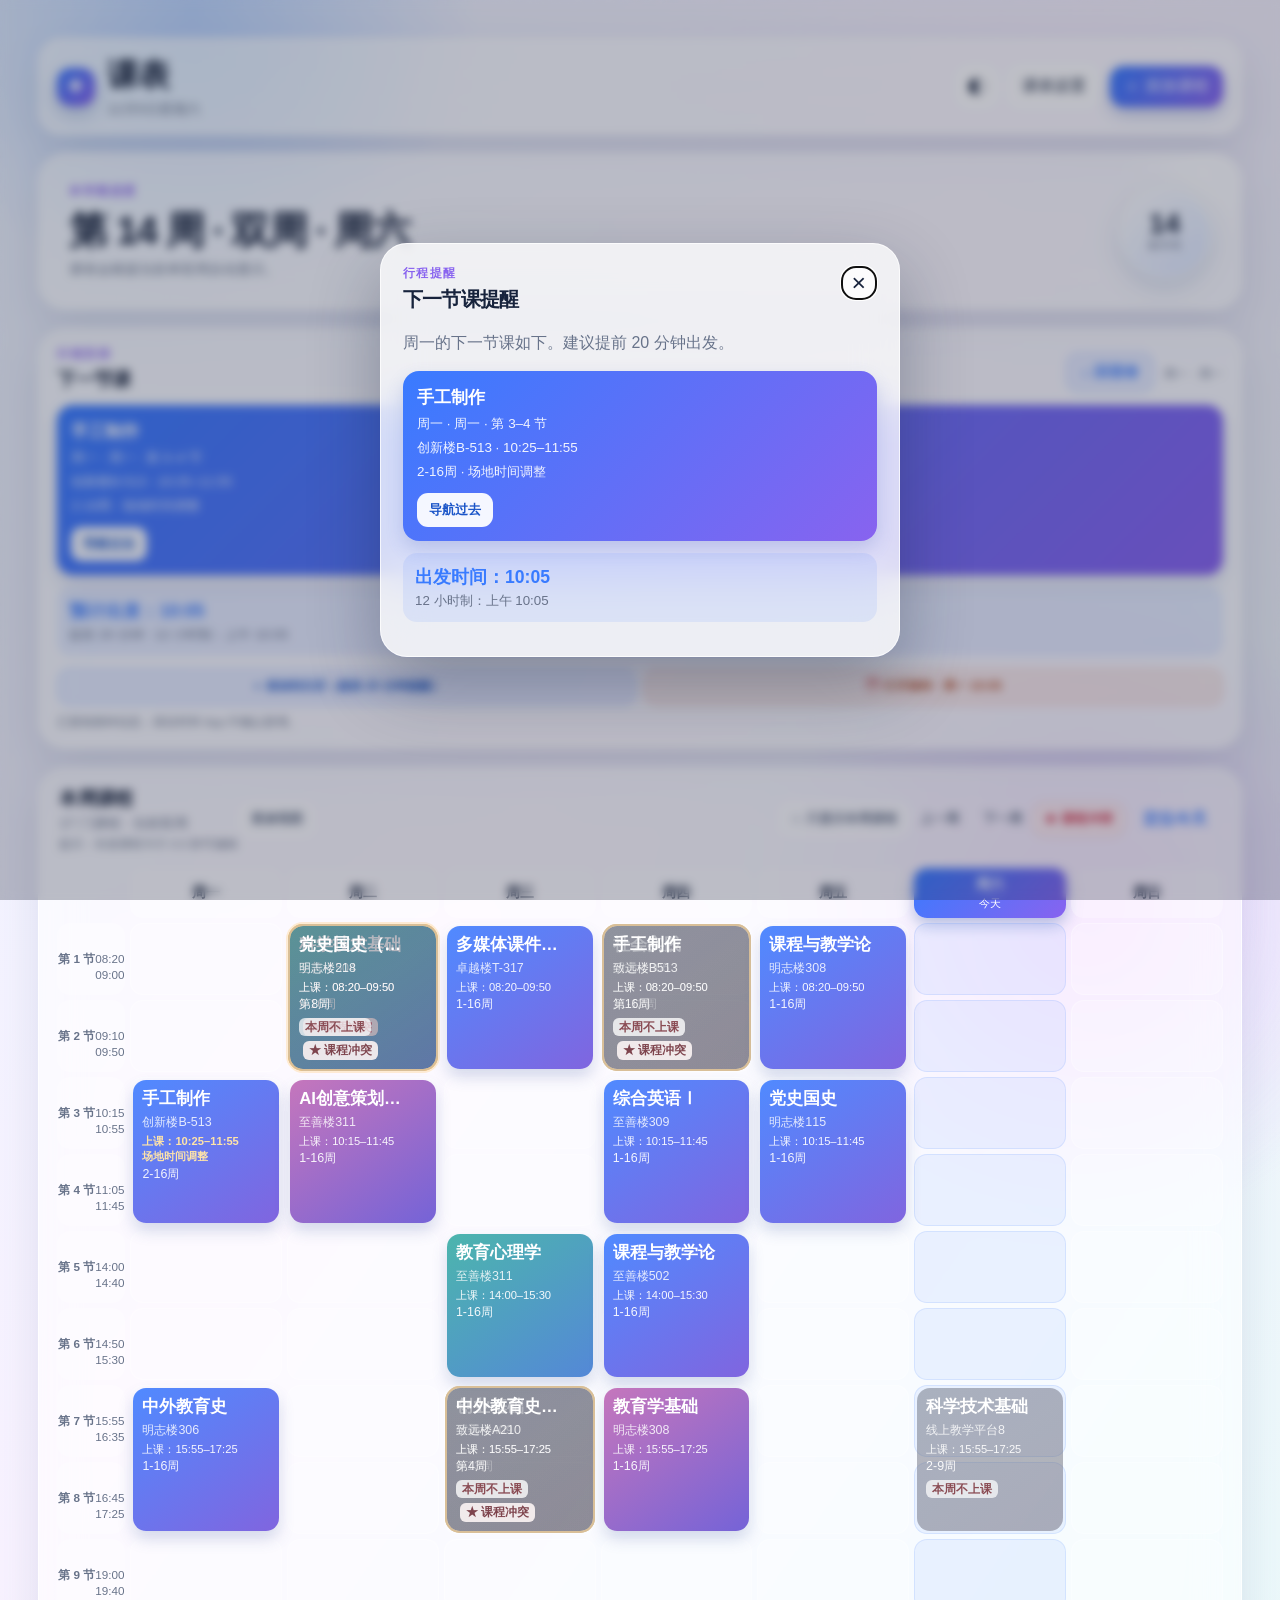
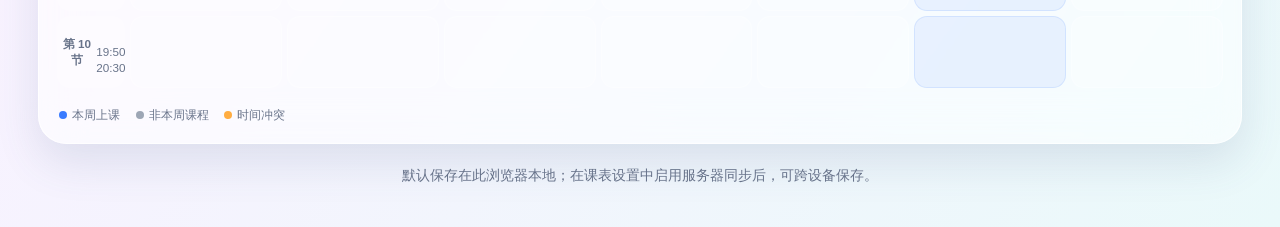
<file: index.html>
<!doctype html>
<html lang="zh-CN">
<head>
  <meta charset="utf-8">
  <meta name="viewport" content="width=device-width, initial-scale=1, viewport-fit=cover">
  <meta name="theme-color" content="#eef4ff">
  <meta name="apple-mobile-web-app-capable" content="yes">
  <meta name="apple-mobile-web-app-status-bar-style" content="default">
  <meta name="apple-mobile-web-app-title" content="课表">
  <meta name="mobile-web-app-capable" content="yes">
  <title>V课表</title>
  <link rel="manifest" href="manifest.json">
  <link rel="apple-touch-icon" href="icons/apple-touch-icon.png">
  <link rel="stylesheet" href="styles.css">
  <style>
    .course-name { font-size: 1.05rem; line-height: 1.28; }
    .course-place, .course-week { font-size: .78rem; line-height: 1.35; white-space: nowrap; overflow: hidden; text-overflow: ellipsis; }
    .course-week { margin-top: 2px; opacity: .92; }
    .course.inactive { opacity: 1; filter: saturate(.38); background: linear-gradient(145deg, rgba(97,113,150,.5), rgba(110,100,139,.5)); box-shadow: none; }
    .course-status { display: inline-block; margin-top: 5px; padding: 2px 6px; border-radius: 6px; background: rgba(255,255,255,.72); color: #d9364b; font-size: .74rem; font-weight: 800; line-height: 1.2; }
    .course-conflict-status { display: inline-block; margin: 5px 0 0 4px; padding: 2px 6px; border-radius: 6px; background: rgba(255, 235, 238, .94); color: #c72f46; font-size: .74rem; font-weight: 800; line-height: 1.2; }
    .backup-zone { margin-top: 20px; padding: 13px; border-radius: 15px; background: rgba(57, 123, 255, .08); font-size: .8rem; }
    .backup-zone p { margin: 0 0 9px; color: var(--blue); font-weight: 650; }
    .backup-zone div { display: flex; gap: 8px; flex-wrap: wrap; }
    .backup-zone small { display: block; margin-top: 9px; color: var(--muted); line-height: 1.4; }
    .modal { max-height: calc(100vh - 24px); overflow: auto; }
    .table-actions { display: flex; align-items: center; gap: 4px; }
    .week-only-btn { margin-left: auto; padding: 8px 12px; border-radius: 13px; color: var(--muted); background: rgba(255,255,255,.5); border: 1px solid var(--line); font-size: .84rem; font-weight: 700; }
    .week-only-btn::before { content: '○'; margin-right: 5px; font-size: 1rem; vertical-align: -1px; }
    .week-only-btn.is-active { color: #fff; background: linear-gradient(125deg, var(--blue), var(--violet)); box-shadow: 0 6px 13px rgba(86,111,190,.28); }
    .week-only-btn.is-active::before { content: '✓'; }
    .week-nav { display: flex; gap: 4px; }
    .week-nav-btn { padding: 8px 10px; border-radius: 11px; color: var(--muted); background: transparent; font-size: .8rem; font-weight: 700; }
    .week-nav-btn:hover { background: rgba(255,255,255,.55); color: var(--blue); }
    .current-week-btn { color: var(--blue); background: rgba(57,123,255,.1); }
    .schedule-edit-hint { margin: 4px 0 0; color: var(--muted); font-size: .72rem; }
    .course-time { margin-top: 4px; color: rgba(255,255,255,.94); font-size: .7rem; line-height: 1.25; }
    .course-time.adjusted { color: #ffe4a8; font-weight: 750; }
    .course-time small { display: block; margin-top: 2px; font-size: .66rem; font-weight: 650; }
    .setting-check { display: flex; align-items: center; gap: 9px; padding: 10px 12px; border-radius: 12px; background: rgba(57,123,255,.08); color: var(--ink); }
    .setting-check input { width: auto; margin: 0; accent-color: var(--blue); }
    .reminder-dialog { padding: 22px; }
    .reminder-dialog h2 { font-size: 1.25rem; }
    .reminder-message { margin: 8px 0 16px; color: var(--muted); line-height: 1.55; }
    .reminder-time { margin: 12px 0; padding: 12px; border-radius: 14px; color: var(--ink); background: rgba(57,123,255,.1); }
    .reminder-time strong { display: block; color: var(--blue); font-size: 1.1rem; }
    .reminder-time small { display: block; margin-top: 3px; color: var(--muted); }
    .calendar-actions { display: grid; grid-template-columns: repeat(2, minmax(0, 1fr)); gap: 8px; margin-top: 10px; }
    .calendar-add-btn, .alarm-add-btn { padding: 10px 9px; border-radius: 13px; color: #1b55c8; background: rgba(57,123,255,.1); border: 1px solid rgba(57,123,255,.2); font-size: .78rem; font-weight: 800; line-height: 1.25; }
    .alarm-add-btn { color: #b55330; background: rgba(222,105,65,.1); border-color: rgba(222,105,65,.2); }
    .alarm-help { grid-column: 1 / -1; margin: 0; color: var(--muted); font-size: .72rem; line-height: 1.4; }
    .sync-zone { margin-top: 16px; padding: 14px; border: 1px solid var(--line); border-radius: 16px; background: rgba(57,123,255,.06); }
    .sync-zone > p { margin: 0 0 9px; font-weight: 800; }
    .sync-zone label { margin-top: 9px; }
    .sync-actions { display: flex; flex-wrap: wrap; gap: 8px; margin-top: 10px; }
    .sync-zone small { display: block; margin-top: 8px; color: var(--muted); line-height: 1.4; }
    .sync-zone small.sync-error { color: #c84d45; }
    .reminder-course { padding: 14px; border-radius: 16px; color: white; background: linear-gradient(135deg, var(--blue), var(--violet)); box-shadow: 0 8px 18px rgba(70,93,168,.2); }
    .reminder-course h3 { margin: 0; font-size: 1.08rem; }
    .reminder-course p { margin: 6px 0 0; font-size: .84rem; opacity: .92; }
    .reminder-nav-btn { margin-top: 12px; padding: 8px 12px; border-radius: 11px; color: #1b55c8; background: rgba(255,255,255,.94); font-size: .82rem; font-weight: 800; }
    .next-course-card { margin: 18px 0; padding: 18px; border-radius: 28px; }
    .next-course-heading { display: flex; align-items: end; justify-content: space-between; gap: 14px; }
    .next-course-heading h2 { margin: 0; font-size: 1.2rem; letter-spacing: -.04em; }
    .next-course-heading h2.is-current { color: #d94c43; }
    .next-course-heading .muted { text-align: right; font-size: .78rem; }
    .next-course-actions { display: flex; align-items: center; justify-content: flex-end; gap: 9px; }
    .dorm-map-btn { padding: 10px 15px; border-radius: 14px; color: var(--blue); background: rgba(57,123,255,.1); border: 1px solid rgba(57,123,255,.18); font-size: .92rem; font-weight: 800; white-space: nowrap; }
    .next-course-content { margin-top: 12px; }
    .next-course-content .reminder-course { min-height: 0; }
    .current-course-section { margin-top: 14px; }
    .next-lesson-label { margin: 15px 0 7px; color: var(--muted); font-size: .82rem; font-weight: 800; }
    .current-course-section .reminder-course { background: linear-gradient(135deg, #e87961, #b75eaa); }
    .next-course-empty { margin: 0; padding: 12px 0 2px; color: var(--muted); font-size: .88rem; }
    .compact-view-btn { padding: 8px 12px; border-radius: 13px; color: var(--muted); background: rgba(255,255,255,.5); border: 1px solid var(--line); font-size: .84rem; font-weight: 700; }
    .compact-view-btn.is-active { color: #fff; background: linear-gradient(125deg, var(--blue), var(--violet)); box-shadow: 0 6px 13px rgba(86,111,190,.28); }
    .schedule.compact { grid-template-columns: 52px repeat(7, minmax(54px, 1fr)); min-width: 0; gap: 3px; }
    .schedule.compact .course { position: relative; display: grid; grid-template-rows: 1fr 1fr; margin: 1px; padding: 6px 5px; border-radius: 10px; }
    .schedule.compact .course-name, .schedule.compact .course-place { display: -webkit-box; overflow: hidden; overflow-wrap: anywhere; word-break: break-word; -webkit-box-orient: vertical; }
    .schedule.compact .course-name { grid-row: 1; align-self: start; width: 100%; -webkit-line-clamp: 4; font-size: .62rem; line-height: 1.22; }
    .schedule.compact .course-place { grid-row: 2; align-self: start; width: 100%; margin: 0; -webkit-line-clamp: 4; font-size: .55rem; line-height: 1.22; }
    .schedule.compact .course button { position: absolute; top: 2px; right: 2px; z-index: 1; }
    .schedule.compact .course-time, .schedule.compact .course-week, .schedule.compact .course-status, .schedule.compact .course-conflict-status { display: none; }
    .schedule.compact .day-head { font-size: .72rem; }
    .schedule.compact .day-head small { display: none; }
    .conflict-btn { color: #cf3048; background: rgba(255, 237, 240, .74); border: 1px solid rgba(207, 48, 72, .25); border-radius: 13px; padding: 8px 11px; font-weight: 750; font-size: .8rem; }
    .conflict-btn:hover { filter: brightness(.96); }
    .conflict-dialog-content { padding: 22px; }
    .red-eyebrow { color: #cf3048; }
    .conflict-cards { display: grid; gap: 10px; margin-top: 14px; }
    .conflict-card { padding: 13px; border-radius: 15px; background: rgba(255, 243, 245, .72); border: 1px solid rgba(207, 48, 72, .2); }
    .conflict-card h3 { margin: 0; font-size: 1rem; }
    .conflict-card p { margin: 5px 0 0; color: var(--muted); font-size: .82rem; }
    @media (max-width:650px) { .table-toolbar { flex-wrap: wrap; gap: 6px; } .week-only-btn { margin-left: 0; } .week-nav { order: 3; width: 100%; } .table-actions { margin-left: auto; } .conflict-btn { padding: 7px 8px; } .conflict-dialog-content { padding: 18px; } .next-course-card { margin: 12px 0; padding: 14px; border-radius: 22px; } .next-course-heading { align-items: start; } .next-course-heading .muted { max-width: 45%; } .next-course-actions { flex-direction: column; align-items: flex-end; gap: 4px; } .schedule.compact { grid-template-columns: 42px repeat(7, minmax(0, 1fr)); min-width: 0; } .schedule.compact .time-label { font-size: .61rem; line-height: 1.2; } }
    @media (max-width:650px) {
      .topbar { flex-wrap: wrap; }
      .brand { width: 100%; }
      .header-actions { width: 100%; justify-content: flex-end; flex-wrap: wrap; }
      .header-actions .secondary-btn { display: inline-flex; }
      .header-actions .primary-btn, .header-actions .secondary-btn { padding: 9px 11px; font-size: .88rem; }
      .course-name, .course-place { white-space: normal; overflow: visible; text-overflow: clip; overflow-wrap: anywhere; word-break: break-word; }
      .course-name { font-size: .95rem; line-height: 1.2; }
      .course-place { font-size: .72rem; line-height: 1.25; margin-top: 3px; }
      .course-week { white-space: normal; font-size: .7rem; }
      .schedule { grid-template-columns: 64px repeat(7, minmax(102px, 1fr)); min-width: 778px; }
      .course { padding: 7px; }
    }
    @media (pointer: coarse) { .course button { display: none; } }
  </style>
</head>
<body>
  <div class="aurora a"></div><div class="aurora b"></div><div class="grain"></div>
  <main class="app-shell">
    <header class="topbar glass">
      <div class="brand"><span class="brand-mark">✦</span><div><h1 id="scheduleTitle">课表</h1><p id="todayText">正在读取日期…</p></div></div>
      <div class="header-actions">
        <button class="icon-btn" id="themeBtn" aria-label="切换外观">◐</button>
        <button class="secondary-btn" id="settingsBtn">课表设置</button>
        <button class="primary-btn" id="addBtn">＋ 添加课程</button>
      </div>
    </header>

    <section class="hero glass">
      <div><p class="eyebrow">本学期进度</p><h2 id="weekStatus">加载中</h2><p id="termHint" class="muted"></p></div>
      <div class="week-orb"><span id="weekNumber">—</span><small>教学周</small></div>
    </section>

    <section class="next-course-card glass" aria-live="polite">
      <div class="next-course-heading"><div><p class="eyebrow">行程安排</p><h2 id="itineraryTitle">下一节课</h2></div><div class="next-course-actions"><button id="dormMapBtn" class="dorm-map-btn" type="button">⌂ 回宿舍</button><p id="nextCourseStatus" class="muted"></p></div></div>
      <section id="currentCourseSection" class="current-course-section" hidden><div id="currentCourseContent"></div></section>
      <div id="nextCourseContent" class="next-course-content"></div>
    </section>

    <section class="timetable-card glass">
      <div class="table-toolbar"><div><h2>本周课程</h2><p id="scheduleHint" class="muted">课程会随单双周自动显示</p><p class="schedule-edit-hint">提示：长按课程卡片 0.5 秒可编辑</p></div><button id="compactViewBtn" class="compact-view-btn" type="button" aria-pressed="false">紧凑视图</button><button id="weekOnlyBtn" class="week-only-btn" type="button" aria-pressed="false">只显示本周课程</button><div class="week-nav" aria-label="教学周切换"><button id="prevWeekBtn" class="week-nav-btn" type="button">上一周</button><button id="nextWeekBtn" class="week-nav-btn" type="button">下一周</button><button id="currentWeekBtn" class="week-nav-btn current-week-btn" type="button" hidden>回到本周</button></div><div class="table-actions"><button id="conflictBtn" class="conflict-btn" hidden>★ 课程冲突</button><button id="todayBtn" class="text-btn">定位今天</button></div></div>
      <div class="schedule-scroll"><div id="schedule" class="schedule" aria-label="周课表"></div></div>
      <p class="legend"><i class="dot active"></i>本周上课 <i class="dot inactive"></i>非本周课程 <i class="dot conflict"></i>时间冲突</p>
    </section>
    <footer>默认保存在此浏览器本地；在课表设置中启用服务器同步后，可跨设备保存。</footer>
  </main>

  <dialog id="courseDialog" class="modal glass">
    <form id="courseForm" method="dialog">
      <div class="modal-head"><div><p class="eyebrow">课程信息</p><h2 id="courseDialogTitle">添加课程</h2></div><button type="button" class="icon-btn close" data-close="courseDialog">×</button></div>
      <input id="courseId" type="hidden">
      <label>课程名称<input id="courseName" required maxlength="40" placeholder="例如：高等数学"></label>
      <label>教学地点<input id="courseLocation" maxlength="50" placeholder="例如：教学楼 A302"></label>
      <div class="form-grid"><label>星期<select id="courseDay"></select></label><label>开始节次<select id="courseStart"></select></label></div>
      <div class="form-grid"><label>连续节数<select id="courseDuration"></select></label><label>上课周类型<select id="courseWeekType"><option value="all">每周</option><option value="odd">单周</option><option value="even">双周</option></select></label></div>
      <div class="form-grid"><label>起始教学周<select id="courseWeekStart"></select></label><label>结束教学周<select id="courseWeekEnd"></select></label></div>
      <p id="conflictNotice" class="notice" hidden></p>
      <div class="modal-actions"><button type="button" class="danger-btn" id="deleteCourseBtn" hidden>删除课程</button><button type="button" class="secondary-btn" data-close="courseDialog">取消</button><button type="submit" class="primary-btn">保存课程</button></div>
    </form>
  </dialog>

  <dialog id="settingsDialog" class="modal glass">
    <form id="settingsForm" method="dialog">
      <div class="modal-head"><div><p class="eyebrow">个性化</p><h2>课表设置</h2></div><button type="button" class="icon-btn close" data-close="settingsDialog">×</button></div>
      <div class="settings-layout">
        <nav class="settings-nav" aria-label="设置分类">
          <button type="button" class="settings-nav-item is-active" data-settings-section="basic"><span>基本信息</span><small>名称与教学周</small></button>
          <button type="button" class="settings-nav-item" data-settings-section="schedule"><span>课节与作息</span><small>节数、时长、课间</small></button>
          <button type="button" class="settings-nav-item" data-settings-section="navigation"><span>导航与宿舍</span><small>地图与回宿舍</small></button>
          <button type="button" class="settings-nav-item" data-settings-section="sync"><span>服务器同步</span><small>账号与推送</small></button>
          <button type="button" class="settings-nav-item" data-settings-section="calendar"><span>日历与提醒</span><small>订阅 Apple 日历</small></button>
          <button type="button" class="settings-nav-item" data-settings-section="shortcut"><span>闹钟快捷指令</span><small>安装与更新</small></button>
          <button type="button" class="settings-nav-item" data-settings-section="data"><span>备份与数据</span><small>导入、导出、清空</small></button>
        </nav>
        <div class="settings-panels">
          <button type="button" class="settings-mobile-back" id="settingsBackBtn">‹ 返回设置分类</button>
          <section class="settings-panel is-active" data-settings-panel="basic"><h3>基本信息</h3><p class="settings-description">定义课表名称和本学期教学周起点。</p>
            <label>课表名称<input id="scheduleName" type="text" maxlength="24" required placeholder="例如：大三下"></label>
            <label>教学周开始日期<input id="termStart" type="date" required></label>
            <p class="field-help">开始日所在的自然周将作为第 1 教学周。</p>
          </section>
          <section class="settings-panel" data-settings-panel="schedule"><h3>课节与作息</h3><p class="settings-description">自定义课节数量、时长和课间安排。</p>
            <div class="form-grid"><label>每天课节数<select id="periodCount"></select></label><label>每节时长（分钟）<input id="periodMinutes" type="number" min="15" max="240" step="5" required></label></div>
            <label class="setting-check"><input id="usePresetTimes" type="checkbox">使用学校作息时间（默认，含午休与晚饭）</label>
            <label>全局课间时长（分钟）<input id="breakMinutes" type="number" min="0" max="120" step="5" required></label>
            <div class="form-grid"><label>第 2–3 节课间（分钟）<input id="breakAfter2" type="number" min="0" max="120" step="5" required></label><label>第 6–7 节课间（分钟）<input id="breakAfter6" type="number" min="0" max="120" step="5" required></label></div>
            <div class="form-grid"><label>午休开始（第 4–5 节间）<input id="lunchStart" type="time" required></label><label>午休结束<input id="lunchEnd" type="time" required></label></div>
            <div class="form-grid"><label>晚饭开始（第 8–9 节间）<input id="dinnerStart" type="time" required></label><label>晚饭结束<input id="dinnerEnd" type="time" required></label></div>
            <label>第一节开始时间<input id="firstTime" type="time" required></label>
          </section>
          <section class="settings-panel" data-settings-panel="navigation"><h3>导航与宿舍</h3><p class="settings-description">设置 Apple 地图搜索前缀和行程卡片中的宿舍位置。</p>
            <label>Apple 地图搜索前缀<input id="mapSearchPrefix" type="text" maxlength="60" placeholder="例如：南昌工学院"></label>
            <p class="field-help">导航时会在 Apple 地图中搜索“前缀 楼名”，例如“南昌工学院 明志楼”。</p>
            <label>宿舍位置<input id="dormLocation" type="text" maxlength="80" placeholder="例如：南昌工学院学生公寓 9号楼"></label>
          </section>
      <section class="settings-panel" data-settings-panel="sync"><h3>服务器同步</h3><p class="settings-description">登录后可在多台设备间保存和同步课表。</p><div class="sync-zone"><label>用户 ID<input id="userId" type="text" maxlength="40" placeholder="例如：Admin"></label><label>密码<input id="syncPassword" type="password" autocomplete="new-password" minlength="4" placeholder="自己设置的密码"></label><div class="sync-actions"><button type="button" class="secondary-btn" id="loginBtn">登录 / 注册</button><button type="button" class="secondary-btn" id="syncLogoutBtn">退出服务器账号</button><button type="button" class="secondary-btn" id="syncPullBtn">从服务器拉取</button><button type="button" class="secondary-btn" id="syncPushBtn">上传到服务器</button></div><label>服务器地址<input id="syncEndpoint" type="url" maxlength="160" placeholder="https://api.vincentlee.asia/class-table"></label><div class="sync-actions"><button type="button" class="secondary-btn" id="pushEnableBtn">启用课前推送</button><button type="button" class="secondary-btn" id="pushDisableBtn">关闭课前推送</button></div><small id="syncStatus">未启用服务器同步；本机仍可离线使用。</small><small id="pushStatus">课前推送需要将本应用添加到 iPhone/iPad 主屏幕，并允许通知。</small></div></section>
      <section class="settings-panel" data-settings-panel="calendar"><h3>日历与提醒</h3><p class="settings-description">将服务器课表订阅到 Apple 日历，课程修改后会随系统刷新更新。</p><div class="sync-zone calendar-subscription-zone"><p id="calendarSubscriptionStatus">请先登录服务器账号。</p><a id="calendarOpenBtn" class="calendar-open-btn" href="#" hidden>＋ 添加到 Apple 日历</a><div class="sync-actions"><button type="button" class="secondary-btn" id="calendarSubscribeBtn">开通日历订阅</button><button type="button" class="secondary-btn" id="calendarCopyBtn" hidden>复制订阅地址</button><button type="button" class="secondary-btn" id="calendarRotateBtn" hidden>重新生成地址</button><button type="button" class="danger-btn" id="calendarDisableBtn" hidden>关闭订阅</button></div><small id="calendarSubscriptionHelp">点击“添加到 Apple 日历”后，系统会打开订阅确认页；订阅日历为只读。</small></div></section>
      <section class="settings-panel" data-settings-panel="shortcut"><h3>闹钟快捷指令</h3><p class="settings-description">首次建立系统闹钟前，请安装快捷指令“V课表创建闹钟”。</p><div class="sync-zone"><div class="sync-actions"><button type="button" class="secondary-btn" id="shortcutOpenInstallBtn">安装 / 更新快捷指令</button><button type="button" class="secondary-btn" id="shortcutMarkBtn">我已安装</button></div><small id="shortcutStatus">尚未标记为已安装。</small></div></section>
          <section class="settings-panel" data-settings-panel="data"><h3>备份与数据</h3><p class="settings-description">导出数据可用于更换设备或恢复课表。</p>
            <div class="backup-zone"><p>备份与恢复</p><div><button type="button" class="secondary-btn" id="exportBtn">导出课表数据</button><button type="button" class="secondary-btn" id="importBtn">导入课表数据</button><input id="importFile" type="file" accept="application/json,.json" hidden></div><small>导入会覆盖当前本机课表，建议先导出备份。</small></div>
            <div class="danger-zone"><p>管理本地数据</p><div><button type="button" class="danger-btn" id="resetBtn">恢复示例课表</button><button type="button" class="danger-btn" id="clearBtn">清空课表</button></div></div>
          </section>
        </div>
      </div>
      <div class="modal-actions"><button type="button" class="secondary-btn" data-close="settingsDialog">取消</button><button type="submit" class="primary-btn">保存设置</button></div>
    </form>
  </dialog>
  <dialog id="conflictDialog" class="modal glass">
    <div class="conflict-dialog-content">
      <div class="modal-head"><div><p class="eyebrow red-eyebrow">需要留意</p><h2>★ 课程冲突</h2></div><button type="button" class="icon-btn close" data-close="conflictDialog">×</button></div>
      <p class="field-help">以下课程安排在同一星期、同一节次。请根据实际上课周次确认，或编辑课程进行调整。</p>
      <div id="conflictCards" class="conflict-cards"></div>
    </div>
  </dialog>
  <dialog id="reminderDialog" class="modal glass">
    <div class="reminder-dialog">
      <div class="modal-head"><div><p class="eyebrow">行程提醒</p><h2 id="reminderTitle">下一节课</h2></div><button type="button" class="icon-btn close" data-close="reminderDialog">×</button></div>
      <div id="reminderBody"></div>
    </div>
  </dialog>
  <script src="app.js"></script>
  <script>
    if ('serviceWorker' in navigator) {
      window.addEventListener('load', () => navigator.serviceWorker.register('./sw.js').catch(error => console.warn('Service Worker 注册失败：', error)));
    }
  </script>
</body>
</html>
</file>
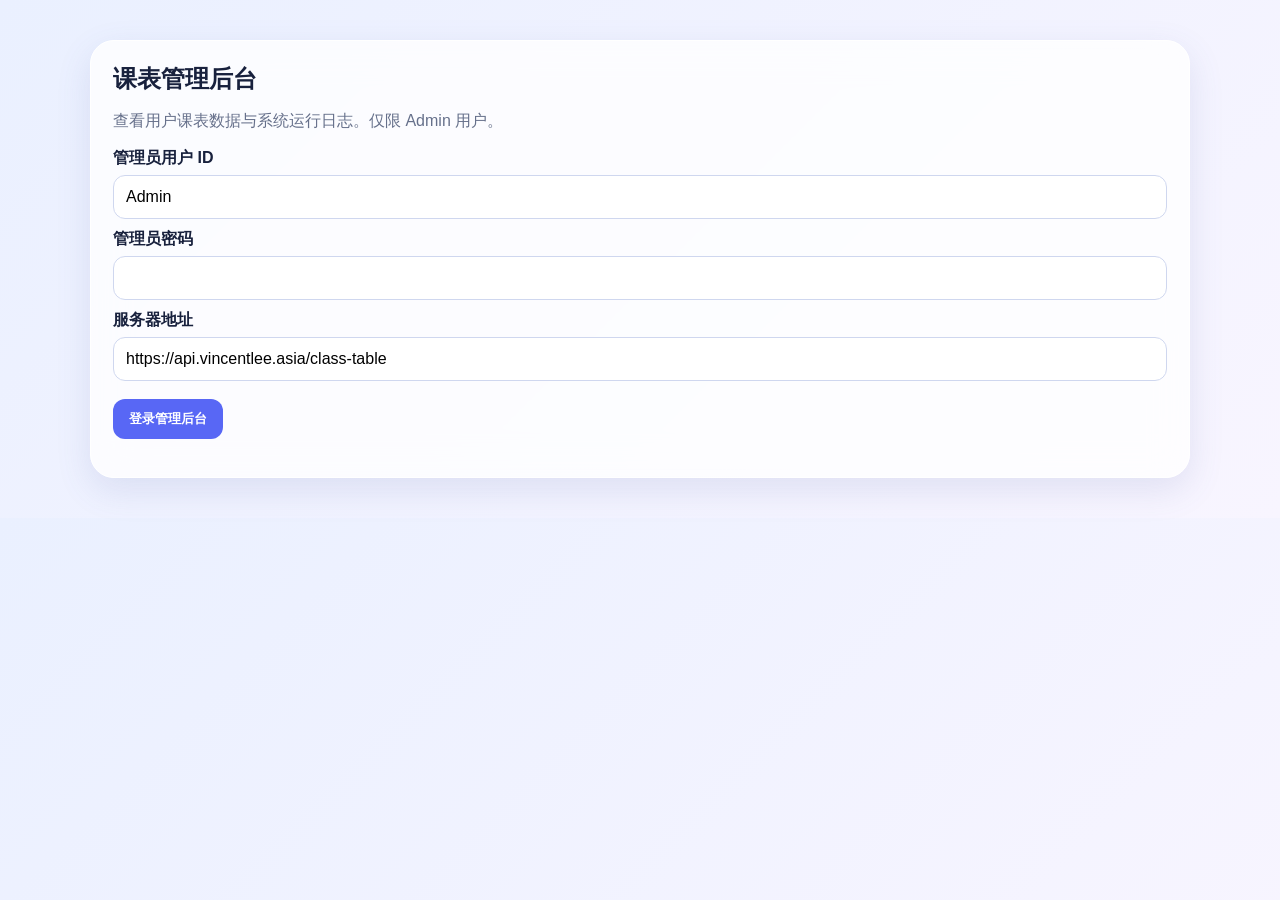
<file: manage/index.html>
<!doctype html>
<html lang="zh-CN"><head><meta charset="utf-8"><meta name="viewport" content="width=device-width,initial-scale=1"><meta name="theme-color" content="#5b6cff"><title>课表管理后台</title>
<style>body{font-family:-apple-system,BlinkMacSystemFont,"Segoe UI",sans-serif;margin:0;padding:24px;background:linear-gradient(135deg,#eaf0ff,#f8f5ff);color:#18213d}main{max-width:1100px;margin:auto}.panel{background:#ffffffc9;border:1px solid #fff;border-radius:24px;padding:22px;margin:16px 0;box-shadow:0 12px 35px #5063a522;backdrop-filter:blur(18px)}h1{margin:0 0 6px}h2{margin:0 0 14px}.muted{color:#66708b}label{display:block;font-weight:700;margin:10px 0}input{display:block;width:100%;box-sizing:border-box;padding:12px;border:1px solid #cfd7ef;border-radius:12px;margin-top:6px;font-size:16px}button{border:0;border-radius:12px;padding:11px 16px;background:#5867f5;color:#fff;font-weight:700;cursor:pointer;margin:8px 6px 0 0}button.secondary{background:#e8ecff;color:#3f4cbc}button.danger{background:#dd5b6a}.hidden{display:none}.grid{display:grid;grid-template-columns:repeat(auto-fit,minmax(260px,1fr));gap:14px}.user-card,.event{background:#f6f7ff;border-radius:16px;padding:14px}.user-card pre{white-space:pre-wrap;max-height:280px;overflow:auto;font-size:12px}.stat{font-size:28px;font-weight:800}.toolbar{display:flex;align-items:center;justify-content:space-between;gap:12px;flex-wrap:wrap}@media(max-width:600px){body{padding:12px}.panel{padding:16px;border-radius:18px}}</style></head>
<body><main><section class="panel"><h1>课表管理后台</h1><p class="muted">查看用户课表数据与系统运行日志。仅限 Admin 用户。</p><div id="login"><label>管理员用户 ID<input id="uid" value="Admin" autocomplete="username"></label><label>管理员密码<input id="pwd" type="password" autocomplete="current-password"></label><label>服务器地址<input id="endpoint" value="https://api.vincentlee.asia/class-table"></label><button id="loginBtn">登录管理后台</button><p id="loginMsg" class="muted"></p></div><div id="app" class="hidden"><div class="toolbar"><input id="userFilter" placeholder="搜索 user-id" maxlength="40" style="max-width:240px"><button id="searchBtn" class="secondary">搜索</button><button id="clearSearch" class="secondary">显示全部</button><span id="updated" class="muted"></span><button id="refresh" class="secondary">刷新数据</button><button id="logout" class="danger">退出</button></div></div></section><section id="summaryPanel" class="panel hidden"><h2>日志汇总</h2><div id="summary" class="grid"></div></section><section id="usersPanel" class="panel hidden"><h2>用户课表</h2><div id="users" class="grid"></div></section><section id="eventsPanel" class="panel hidden"><h2>运行日志（最多 500 条）</h2><div id="events" class="grid"></div></section></main>
<script>
(()=>{let token='',endpoint='';const $=id=>document.getElementById(id);function msg(t){$('loginMsg').textContent=t}function headers(){return {'X-User-Id':'Admin','Authorization':'Bearer '+token}}async function load(){try{const r=await fetch(endpoint+'/v1/admin/overview'+(($('userFilter').value||'').trim()?'?userId='+encodeURIComponent(($('userFilter').value||'').trim()):''),{headers:headers()});const d=await r.json();if(!r.ok)throw Error(d.message||'加载失败');$('updated').textContent='更新于 '+new Date(d.generatedAt).toLocaleString();$('summary').innerHTML=d.summary.length?d.summary.map(x=>`<div class="user-card"><div class="stat">${x.count}</div><div>${escapeHtml(x.event)}</div></div>`).join(''):'<p class="muted">暂无统计</p>';$('users').innerHTML=d.users.map(u=>`<article class="user-card"><h3>${escapeHtml(u.userId)}</h3><p>版本：${u.revision} · 更新：${u.timetableUpdatedAt||'暂无'}</p><p>课程数：${Array.isArray(u.state?.courses)?u.state.courses.length:0}</p><details><summary>查看课表 JSON</summary><pre>${escapeHtml(JSON.stringify(u.state,null,2))}</pre></details></article>`).join('')||'<p class="muted">暂无用户</p>';$('events').innerHTML=d.events.map(e=>`<div class="event"><b>${escapeHtml(e.eventType)}</b><br><span>${escapeHtml(e.message)}</span><br><small>${escapeHtml(e.userId)} · ${escapeHtml(e.createdAt)}</small></div>`).join('')||'<p class="muted">暂无运行日志</p>';$('summaryPanel').classList.remove('hidden');$('usersPanel').classList.remove('hidden');$('eventsPanel').classList.remove('hidden')}catch(e){msg(e.message)}}function escapeHtml(s){return String(s??'').replace(/[&<>"']/g,c=>({'&':'&amp;','<':'&lt;','>':'&gt;','"':'&quot;',"'":'&#39;'}[c]))}$('loginBtn').onclick=async()=>{endpoint=$('endpoint').value.trim().replace(/\/$/,'');const r=await fetch(endpoint+'/v1/auth/login',{method:'POST',headers:{'Content-Type':'application/json'},body:JSON.stringify({userId:$('uid').value.trim(),password:$('pwd').value})});const d=await r.json().catch(()=>({}));if(!r.ok){msg(d.message||'登录失败');return}token=d.token;$('login').classList.add('hidden');$('app').classList.remove('hidden');await load()};$('refresh').onclick=load;$('searchBtn').onclick=load;$('clearSearch').onclick=()=>{$('userFilter').value='';load()};$('userFilter').onkeydown=e=>{if(e.key==='Enter')load()};$('logout').onclick=()=>location.reload()})();
</script></body></html>
</file>
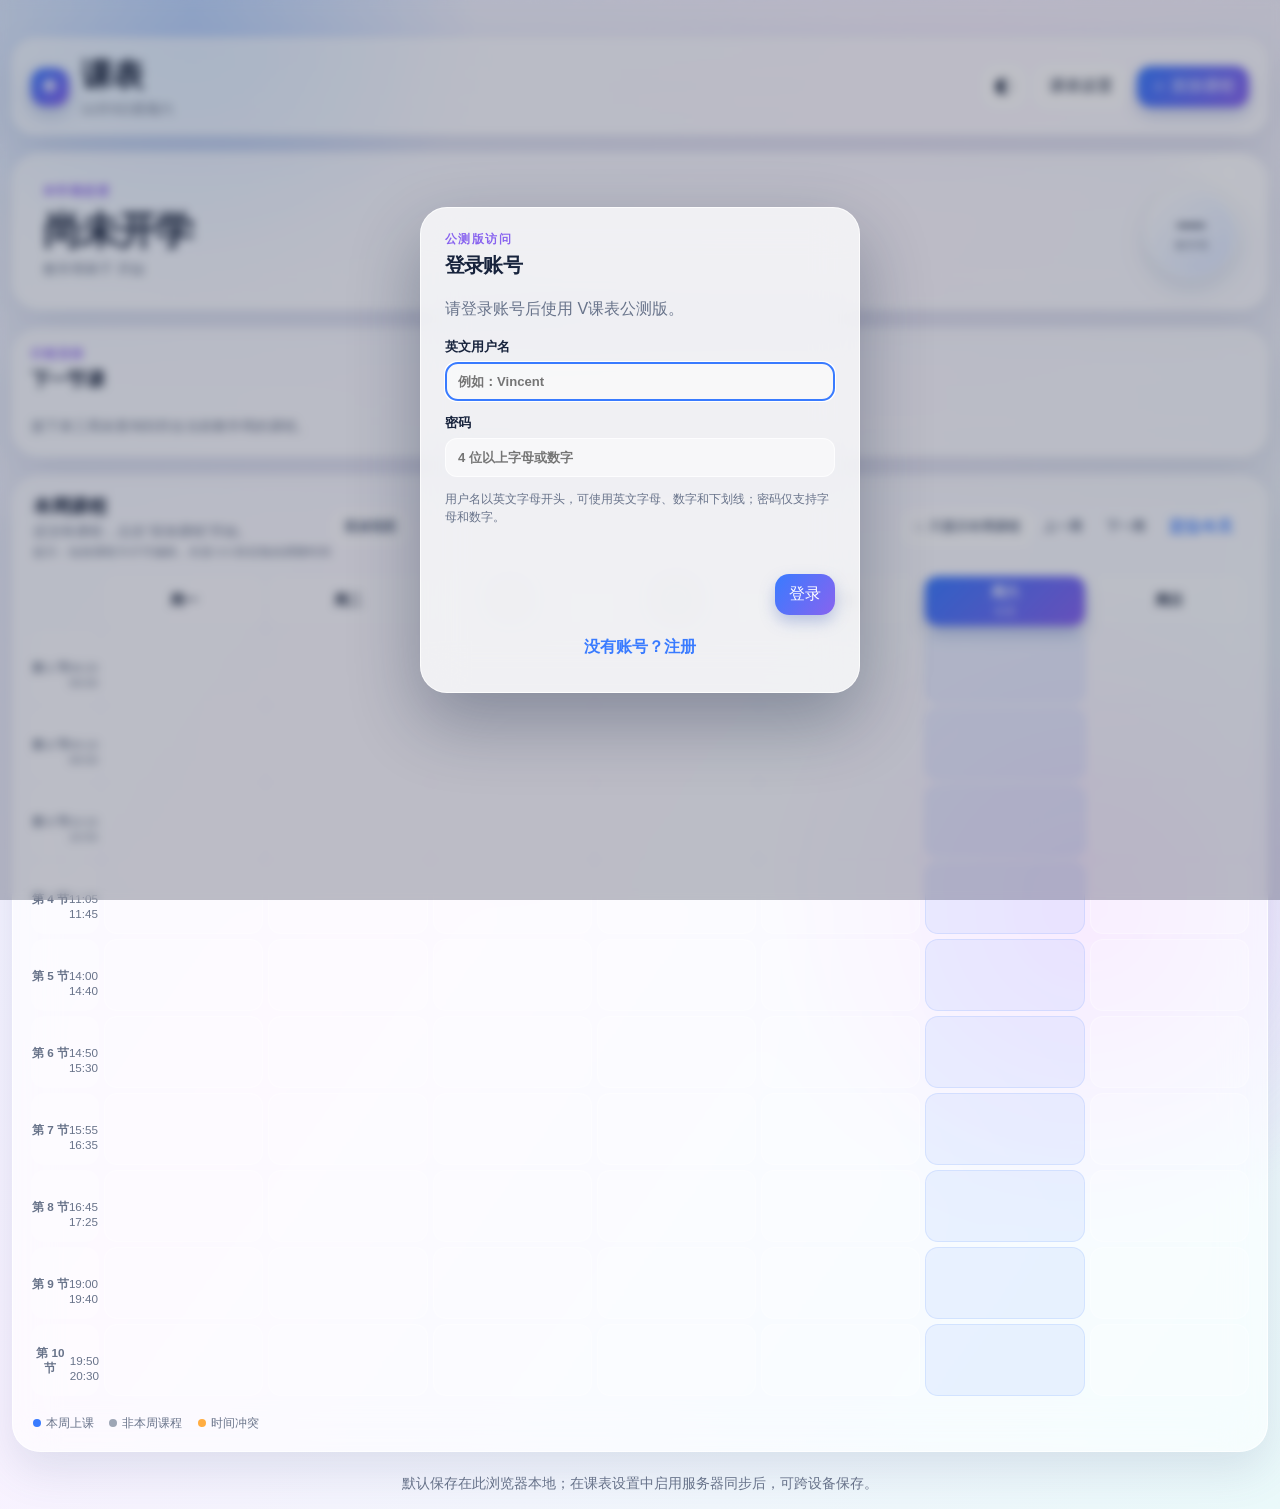
<file: public/index.html>
<!doctype html>
<html lang="zh-CN">
<head>
  <meta charset="utf-8">
  <meta name="viewport" content="width=device-width, initial-scale=1, viewport-fit=cover">
  <meta name="theme-color" content="#eef4ff">
  <meta name="apple-mobile-web-app-capable" content="yes">
  <meta name="apple-mobile-web-app-status-bar-style" content="default">
  <meta name="apple-mobile-web-app-title" content="V课表公测版">
  <meta name="mobile-web-app-capable" content="yes">
  <title>V课表公测版</title>
  <link rel="manifest" href="manifest.json">
  <link rel="apple-touch-icon" href="icons/apple-touch-icon.png">
  <link rel="stylesheet" href="styles.css?v=20261026-mobile1">
  <script>(()=>{const ua=navigator.userAgent||'',hint=navigator.userAgentData?.platform||navigator.platform||'',ios=/iPad|iPhone|iPod/i.test(ua)||(/Mac/i.test(hint)&&navigator.maxTouchPoints>1),android=/Android/i.test(ua),edge=/EdgiOS|EdgA|Edg\//i.test(ua),safari=/Safari/i.test(ua)&&!/Chrome|CriOS|FxiOS|EdgiOS|EdgA|Edg\//i.test(ua),browser=edge?'edge':safari?'safari':/Firefox|FxiOS/i.test(ua)?'firefox':/Chrome|CriOS|Chromium/i.test(ua)?'chrome':'other',nativeApp=Boolean(window.VincentNative)||/VincentTools\//i.test(ua),standalone=navigator.standalone===true||matchMedia('(display-mode: standalone)').matches,platform=ios?'ios':android?'android':/Windows/i.test(hint+ua)?'windows':/Mac/i.test(hint)?'macos':'other',root=document.documentElement,compact=matchMedia('(max-width:760px)');root.dataset.platform=platform;root.dataset.browser=browser;root.dataset.container=nativeApp?'android-app':standalone?(ios?'ios-webapp':'pwa'):'browser';root.dataset.input=matchMedia('(pointer:coarse)').matches?'touch':'pointer';const update=()=>root.dataset.layout=compact.matches?'compact':'wide';update();compact.addEventListener?.('change',update);window.VincentDevice=Object.freeze({platform,browser,container:root.dataset.container,input:root.dataset.input,isIOS:ios,isAndroid:android,isNativeApp:nativeApp})})();</script>
  <style>
    .public-import-zone { margin-top: 18px; padding: 14px; border-radius: 16px; background: rgba(78, 108, 255, .08); }
    .public-import-zone p { margin: 0 0 8px; color: var(--blue); font-weight: 700; }
    .public-import-zone small { display:block; margin-top:8px; color:var(--muted); line-height:1.45; }
    .import-textarea { width:100%; min-height:150px; resize:vertical; }
    .adapter-card { padding:12px; margin:8px 0; border:1px solid var(--line); border-radius:14px; background:rgba(255,255,255,.48); }
    .adapter-card strong { display:block; margin-bottom:4px; }
    .adapter-card small { display:block; color:var(--muted); line-height:1.4; }
    @media (max-width:650px){ .public-import-zone .sync-actions { flex-direction:column; align-items:stretch; } }
    .course-name { font-size: 1.05rem; line-height: 1.28; }
    .course-place, .course-week { font-size: .78rem; line-height: 1.35; white-space: nowrap; overflow: hidden; text-overflow: ellipsis; }
    .course-week { margin-top: 2px; opacity: .92; }
    .course.inactive { opacity: 1; filter: saturate(.38); background: linear-gradient(145deg, rgba(97,113,150,.5), rgba(110,100,139,.5)); box-shadow: none; }
    .course-status { display: inline-block; margin-top: 5px; padding: 2px 6px; border-radius: 6px; background: rgba(255,255,255,.72); color: #d9364b; font-size: .74rem; font-weight: 800; line-height: 1.2; }
    .course-conflict-status { display: inline-block; margin: 5px 0 0 4px; padding: 2px 6px; border-radius: 6px; background: rgba(255, 235, 238, .94); color: #c72f46; font-size: .74rem; font-weight: 800; line-height: 1.2; }
    .backup-zone { margin-top: 20px; padding: 13px; border-radius: 15px; background: rgba(57, 123, 255, .08); font-size: .8rem; }
    .backup-zone p { margin: 0 0 9px; color: var(--blue); font-weight: 650; }
    .backup-zone div { display: flex; gap: 8px; flex-wrap: wrap; }
    .backup-zone small { display: block; margin-top: 9px; color: var(--muted); line-height: 1.4; }
    .modal { max-height: calc(100vh - 24px); overflow: auto; }
    .auth-dialog { width: min(440px, calc(100vw - 26px)); }
    .auth-dialog .reminder-dialog { padding: 24px; }
    .auth-dialog .auth-lead { margin: 8px 0 16px; color: var(--muted); line-height: 1.55; }
    .auth-dialog .auth-note { margin: 8px 0 0; color: var(--muted); font-size: .78rem; line-height: 1.45; }
    .auth-dialog .auth-error { min-height: 1.25em; margin: 10px 0 0; color: #c84d45; font-size: .82rem; }
    .auth-dialog .auth-success { color: #23845c; }
    .auth-dialog .auth-secondary { margin-top: 12px; text-align: center; }
    .table-actions { display: flex; align-items: center; gap: 4px; }
    .week-only-btn { margin-left: auto; padding: 8px 12px; border-radius: 13px; color: var(--muted); background: rgba(255,255,255,.5); border: 1px solid var(--line); font-size: .84rem; font-weight: 700; }
    .week-only-btn::before { content: '○'; margin-right: 5px; font-size: 1rem; vertical-align: -1px; }
    .week-only-btn.is-active { color: #fff; background: linear-gradient(125deg, var(--blue), var(--violet)); box-shadow: 0 6px 13px rgba(86,111,190,.28); }
    .week-only-btn.is-active::before { content: '✓'; }
    .week-nav { display: flex; gap: 4px; }
    .week-nav-btn { padding: 8px 10px; border-radius: 11px; color: var(--muted); background: transparent; font-size: .8rem; font-weight: 700; }
    .week-nav-btn:hover { background: rgba(255,255,255,.55); color: var(--blue); }
    .current-week-btn { color: var(--blue); background: rgba(57,123,255,.1); }
    .schedule-edit-hint { margin: 4px 0 0; color: var(--muted); font-size: .72rem; }
    .course-time { margin-top: 4px; color: rgba(255,255,255,.94); font-size: .7rem; line-height: 1.25; }
    .course-time.adjusted { color: #ffe4a8; font-weight: 750; }
    .course-time small { display: block; margin-top: 2px; font-size: .66rem; font-weight: 650; }
    .setting-check { display: flex; align-items: center; gap: 9px; padding: 10px 12px; border-radius: 12px; background: rgba(57,123,255,.08); color: var(--ink); }
    .setting-check input { width: auto; margin: 0; accent-color: var(--blue); }
    .reminder-dialog { padding: 22px; }
    .reminder-dialog h2 { font-size: 1.25rem; }
    .reminder-message { margin: 8px 0 16px; color: var(--muted); line-height: 1.55; }
    .reminder-time { margin: 12px 0; padding: 12px; border-radius: 14px; color: var(--ink); background: rgba(57,123,255,.1); }
    .reminder-time strong { display: block; color: var(--blue); font-size: 1.1rem; }
    .reminder-time small { display: block; margin-top: 3px; color: var(--muted); }
    .calendar-actions { display: grid; grid-template-columns: repeat(2, minmax(0, 1fr)); gap: 8px; margin-top: 10px; }
    .calendar-add-btn, .alarm-add-btn { padding: 10px 9px; border-radius: 13px; color: #1b55c8; background: rgba(57,123,255,.1); border: 1px solid rgba(57,123,255,.2); font-size: .78rem; font-weight: 800; line-height: 1.25; }
    .alarm-add-btn { color: #b55330; background: rgba(222,105,65,.1); border-color: rgba(222,105,65,.2); }
    .alarm-help { grid-column: 1 / -1; margin: 0; color: var(--muted); font-size: .72rem; line-height: 1.4; }
    .sync-zone { margin-top: 16px; padding: 14px; border: 1px solid var(--line); border-radius: 16px; background: rgba(57,123,255,.06); }
    .sync-zone > p { margin: 0 0 9px; font-weight: 800; }
    .sync-zone label { margin-top: 9px; }
    .sync-actions { display: flex; flex-wrap: wrap; gap: 8px; margin-top: 10px; }
    .sync-zone small { display: block; margin-top: 8px; color: var(--muted); line-height: 1.4; }
    .sync-zone small.sync-error { color: #c84d45; }
    .reminder-course { padding: 14px; border-radius: 16px; color: white; background: linear-gradient(135deg, var(--blue), var(--violet)); box-shadow: 0 8px 18px rgba(70,93,168,.2); }
    .reminder-course h3 { margin: 0; font-size: 1.08rem; }
    .reminder-course p { margin: 6px 0 0; font-size: .84rem; opacity: .92; }
    .reminder-nav-btn { margin-top: 12px; padding: 8px 12px; border-radius: 11px; color: #1b55c8; background: rgba(255,255,255,.94); font-size: .82rem; font-weight: 800; }
    .next-course-card { margin: 18px 0; padding: 18px; border-radius: 28px; }
    .next-course-heading { display: flex; align-items: end; justify-content: space-between; gap: 14px; }
    .next-course-heading h2 { margin: 0; font-size: 1.2rem; letter-spacing: -.04em; }
    .next-course-heading h2.is-current { color: #d94c43; }
    .next-course-heading .muted { text-align: right; font-size: .78rem; }
    .next-course-actions { display: flex; align-items: center; justify-content: flex-end; gap: 9px; }
    .dorm-map-btn { padding: 10px 15px; border-radius: 14px; color: var(--blue); background: rgba(57,123,255,.1); border: 1px solid rgba(57,123,255,.18); font-size: .92rem; font-weight: 800; white-space: nowrap; }
    .next-course-content { margin-top: 12px; }
    .next-course-content .reminder-course { min-height: 0; }
    .current-course-section { margin-top: 14px; }
    .next-lesson-label { margin: 15px 0 7px; color: var(--muted); font-size: .82rem; font-weight: 800; }
    .current-course-section .reminder-course { background: linear-gradient(135deg, #e87961, #b75eaa); }
    .next-course-empty { margin: 0; padding: 12px 0 2px; color: var(--muted); font-size: .88rem; }
    .compact-view-btn { padding: 8px 12px; border-radius: 13px; color: var(--muted); background: rgba(255,255,255,.5); border: 1px solid var(--line); font-size: .84rem; font-weight: 700; }
    .compact-view-btn.is-active { color: #fff; background: linear-gradient(125deg, var(--blue), var(--violet)); box-shadow: 0 6px 13px rgba(86,111,190,.28); }
    .schedule.compact { grid-template-columns: 52px repeat(7, minmax(54px, 1fr)); min-width: 0; gap: 3px; }
    .schedule.compact .course { position: relative; display: grid; grid-template-rows: 1fr 1fr; margin: 1px; padding: 6px 5px; border-radius: 10px; }
    .schedule.compact .course-name, .schedule.compact .course-place { display: -webkit-box; overflow: hidden; overflow-wrap: anywhere; word-break: break-word; -webkit-box-orient: vertical; }
    .schedule.compact .course-name { grid-row: 1; align-self: start; width: 100%; -webkit-line-clamp: 4; font-size: .62rem; line-height: 1.22; }
    .schedule.compact .course-place { grid-row: 2; align-self: start; width: 100%; margin: 0; -webkit-line-clamp: 4; font-size: .55rem; line-height: 1.22; }
    .schedule.compact .course button { position: absolute; top: 2px; right: 2px; z-index: 1; }
    .schedule.compact .course-time, .schedule.compact .course-week, .schedule.compact .course-status, .schedule.compact .course-conflict-status { display: none; }
    .schedule.compact .day-head { font-size: .72rem; }
    .schedule.compact .day-head small { display: none; }
    .conflict-btn { color: #cf3048; background: rgba(255, 237, 240, .74); border: 1px solid rgba(207, 48, 72, .25); border-radius: 13px; padding: 8px 11px; font-weight: 750; font-size: .8rem; }
    .conflict-btn:hover { filter: brightness(.96); }
    .conflict-dialog-content { padding: 22px; }
    .red-eyebrow { color: #cf3048; }
    .conflict-cards { display: grid; gap: 10px; margin-top: 14px; }
    .conflict-card { padding: 13px; border-radius: 15px; background: rgba(255, 243, 245, .72); border: 1px solid rgba(207, 48, 72, .2); }
    .conflict-card h3 { margin: 0; font-size: 1rem; }
    .conflict-card p { margin: 5px 0 0; color: var(--muted); font-size: .82rem; }
    @media (max-width:650px) { .table-toolbar { flex-wrap: wrap; gap: 6px; } .week-only-btn { margin-left: 0; } .week-nav { order: 3; width: 100%; } .table-actions { margin-left: auto; } .conflict-btn { padding: 7px 8px; } .conflict-dialog-content { padding: 18px; } .next-course-card { margin: 12px 0; padding: 14px; border-radius: 22px; } .next-course-heading { align-items: start; } .next-course-heading .muted { max-width: 45%; } .next-course-actions { flex-direction: column; align-items: flex-end; gap: 4px; } .schedule.compact { grid-template-columns: 42px repeat(7, minmax(0, 1fr)); min-width: 0; } .schedule.compact .time-label { font-size: .61rem; line-height: 1.2; } }
    @media (max-width:650px) {
      .topbar { flex-wrap: wrap; }
      .brand { width: 100%; }
      .header-actions { width: 100%; justify-content: flex-end; flex-wrap: wrap; }
      .header-actions .secondary-btn { display: inline-flex; }
      .header-actions .primary-btn, .header-actions .secondary-btn { padding: 9px 11px; font-size: .88rem; }
      .course-name, .course-place { white-space: normal; overflow: visible; text-overflow: clip; overflow-wrap: anywhere; word-break: break-word; }
      .course-name { font-size: .95rem; line-height: 1.2; }
      .course-place { font-size: .72rem; line-height: 1.25; margin-top: 3px; }
      .course-week { white-space: normal; font-size: .7rem; }
      .schedule { grid-template-columns: 64px repeat(7, minmax(102px, 1fr)); min-width: 778px; }
      .course { padding: 7px; }
    }
    @media (pointer: coarse) { .course button { display: none; } }
    .course { touch-action: none; cursor: grab; }
    .course.dragging { opacity: .28; transform: scale(.98); }
    .drag-ghost { position: fixed; z-index: 30; pointer-events: none; margin: 0; opacity: .94; transform: rotate(1.5deg) scale(1.03); box-shadow: 0 18px 35px rgba(43,57,110,.35); }
    .slot.drag-target { background: rgba(73, 126, 255, .3); border-color: rgba(73, 126, 255, .78); box-shadow: inset 0 0 0 2px rgba(255,255,255,.44); }
    .drag-toast { position: fixed; z-index: 40; left: 50%; bottom: 22px; display: flex; align-items: center; gap: 12px; max-width: calc(100vw - 28px); padding: 10px 12px 10px 15px; color: #fff; background: rgba(25,36,67,.92); border: 1px solid rgba(255,255,255,.18); border-radius: 15px; box-shadow: 0 12px 32px rgba(20,35,75,.28); transform: translateX(-50%); backdrop-filter: blur(14px); }
    .drag-toast[hidden] { display: none; }
    .drag-toast button { padding: 6px 9px; color: #bcd2ff; background: transparent; border: 1px solid rgba(188,210,255,.42); border-radius: 9px; font-weight: 750; }
    .drag-toast button:hover { background: rgba(255,255,255,.12); }
    .drag-toast-close { padding: 2px 6px !important; border: 0 !important; color: rgba(255,255,255,.78) !important; font-size: 1.2rem; line-height: 1; }
  </style>
</head>
<body>
  <div class="aurora a"></div><div class="aurora b"></div><div class="grain"></div>
  <main class="app-shell">
    <header class="topbar glass">
      <div class="brand"><span class="brand-mark">✦</span><div><h1 id="scheduleTitle">V课表公测版</h1><p id="todayText">正在读取日期…</p></div></div>
      <div class="header-actions">
        <button class="icon-btn" id="themeBtn" aria-label="切换外观">◐</button>
        <button class="secondary-btn" id="settingsBtn">课表设置</button>
        <button class="primary-btn" id="addBtn">＋ 添加课程</button>
      </div>
    </header>

    <section class="hero glass">
      <div><p class="eyebrow">本学期进度</p><h2 id="weekStatus">加载中</h2><p id="termHint" class="muted"></p></div>
      <div class="week-orb"><span id="weekNumber">—</span><small>教学周</small></div>
    </section>

    <section class="next-course-card glass" aria-live="polite">
      <div class="next-course-heading"><div><p class="eyebrow">行程安排</p><h2 id="itineraryTitle">下一节课</h2></div><div class="next-course-actions"><button id="dormMapBtn" class="dorm-map-btn" type="button">⌂ 回宿舍</button><p id="nextCourseStatus" class="muted"></p></div></div>
      <section id="currentCourseSection" class="current-course-section" hidden><div id="currentCourseContent"></div></section>
      <div id="nextCourseContent" class="next-course-content"></div>
    </section>

    <section class="timetable-card glass">
      <div class="table-toolbar"><div><h2>本周课程</h2><p id="scheduleHint" class="muted">课程会随单双周自动显示</p><p class="schedule-edit-hint">提示：短按课程卡片可编辑，长按 0.5 秒后拖动调整时间</p></div><button id="compactViewBtn" class="compact-view-btn" type="button" aria-pressed="false">紧凑视图</button><button id="weekOnlyBtn" class="week-only-btn" type="button" aria-pressed="false">只显示本周课程</button><div class="week-nav" aria-label="教学周切换"><button id="prevWeekBtn" class="week-nav-btn" type="button">上一周</button><button id="nextWeekBtn" class="week-nav-btn" type="button">下一周</button><button id="currentWeekBtn" class="week-nav-btn current-week-btn" type="button" hidden>回到本周</button></div><div class="table-actions"><button id="conflictBtn" class="conflict-btn" hidden>★ 课程冲突</button><button id="todayBtn" class="text-btn">定位今天</button></div></div>
      <div class="schedule-scroll"><div id="schedule" class="schedule" aria-label="周课表"></div></div>
      <p class="legend"><i class="dot active"></i>本周上课 <i class="dot inactive"></i>非本周课程 <i class="dot conflict"></i>时间冲突</p>
    </section>
    <footer>默认保存在此浏览器本地；在课表设置中启用服务器同步后，可跨设备保存。</footer>
  </main>

  <dialog id="authDialog" class="modal glass auth-dialog">
    <form id="authForm" method="dialog" class="reminder-dialog">
      <div class="modal-head"><div><p class="eyebrow">公测版访问</p><h2 id="authTitle">登录账号</h2></div></div>
      <p id="authLead" class="auth-lead">请登录账号后使用 V课表公测版。</p>
      <label>英文用户名<input id="authUserId" type="text" maxlength="40" autocomplete="username" required placeholder="例如：Vincent"></label>
      <label>密码<input id="authPassword" type="password" minlength="4" maxlength="200" autocomplete="current-password" required placeholder="4 位以上字母或数字"></label>
      <p id="authNote" class="auth-note">用户名以英文字母开头，可使用英文字母、数字和下划线；密码仅支持字母和数字。</p>
      <p id="authStatus" class="auth-error" role="alert"></p>
      <div class="modal-actions"><button type="submit" class="primary-btn" id="authSubmitBtn">登录</button></div>
      <div class="auth-secondary"><button type="button" class="text-btn" id="authSwitchBtn">没有账号？注册</button></div>
    </form>
  </dialog>

  <dialog id="courseDialog" class="modal glass">
    <form id="courseForm" method="dialog">
      <div class="modal-head"><div><p class="eyebrow">课程信息</p><h2 id="courseDialogTitle">添加课程</h2></div><button type="button" class="icon-btn close" data-close="courseDialog">×</button></div>
      <input id="courseId" type="hidden">
      <label>课程名称<input id="courseName" required maxlength="40" placeholder="例如：高等数学"></label>
      <label>教学地点<input id="courseLocation" maxlength="50" placeholder="例如：教学楼 A302"></label>
      <div class="form-grid"><label>星期<select id="courseDay"></select></label><label>开始节次<select id="courseStart"></select></label></div>
      <div class="form-grid"><label>连续节数<select id="courseDuration"></select></label><label>上课周类型<select id="courseWeekType"><option value="all">每周</option><option value="odd">单周</option><option value="even">双周</option></select></label></div>
      <div class="form-grid"><label>起始教学周<select id="courseWeekStart"></select></label><label>结束教学周<select id="courseWeekEnd"></select></label></div>
      <p id="conflictNotice" class="notice" hidden></p>
      <div class="modal-actions"><button type="button" class="danger-btn" id="deleteCourseBtn" hidden>删除课程</button><button type="button" class="secondary-btn" data-close="courseDialog">取消</button><button type="submit" class="primary-btn">保存课程</button></div>
    </form>
  </dialog>

  <dialog id="settingsDialog" class="modal glass">
    <form id="settingsForm" method="dialog">
      <div class="modal-head"><div><p class="eyebrow">个性化</p><h2>课表设置</h2></div><button type="button" class="icon-btn close" data-close="settingsDialog">×</button></div>
      <div class="settings-layout">
        <nav class="settings-nav" aria-label="设置分类">
          <button type="button" class="settings-nav-item is-active" data-settings-section="basic"><span>基本信息</span><small>名称与教学周</small></button>
          <button type="button" class="settings-nav-item" data-settings-section="schedule"><span>课节与作息</span><small>节数、时长、课间</small></button>
          <button type="button" class="settings-nav-item" data-settings-section="navigation"><span>导航与宿舍</span><small>地图与回宿舍</small></button>
          <button type="button" class="settings-nav-item" data-settings-section="sync"><span>服务器同步</span><small>账号与推送</small></button>
          <button type="button" class="settings-nav-item" data-settings-section="calendar"><span>日历与提醒</span><small>订阅 Apple 日历</small></button>
          <button type="button" class="settings-nav-item" data-settings-section="shortcut"><span>闹钟快捷指令</span><small>安装与更新</small></button>
          <button type="button" class="settings-nav-item" data-settings-section="data"><span>备份与数据</span><small>导入、导出、清空</small></button>
        </nav>
        <div class="settings-panels">
          <button type="button" class="settings-mobile-back" id="settingsBackBtn">‹ 返回设置分类</button>
          <section class="settings-panel is-active" data-settings-panel="basic"><h3>基本信息</h3><p class="settings-description">定义课表名称和本学期教学周起点。</p>
            <label>课表名称<input id="scheduleName" type="text" maxlength="24" required placeholder="例如：大三下"></label>
            <label>教学周开始日期<input id="termStart" type="date" required></label>
            <p class="field-help">开始日所在的自然周将作为第 1 教学周。</p>
          </section>
          <section class="settings-panel" data-settings-panel="schedule"><h3>课节与作息</h3><p class="settings-description">自定义课节数量、时长和课间安排。</p>
            <div class="form-grid"><label>每天课节数<select id="periodCount" disabled><option value="10">10（公测版固定）</option></select></label><label>每节时长（分钟）<input id="periodMinutes" type="number" min="15" max="240" step="5" required></label></div>
            <label class="setting-check"><input id="usePresetTimes" type="checkbox">使用学校作息时间（默认，含午休与晚饭）</label>
            <label>全局课间时长（分钟）<input id="breakMinutes" type="number" min="0" max="120" step="5" required></label>
            <div class="form-grid"><label>第 2–3 节课间（分钟）<input id="breakAfter2" type="number" min="0" max="120" step="5" required></label><label>第 6–7 节课间（分钟）<input id="breakAfter6" type="number" min="0" max="120" step="5" required></label></div>
            <div class="form-grid"><label>午休开始（第 4–5 节间）<input id="lunchStart" type="time" required></label><label>午休结束<input id="lunchEnd" type="time" required></label></div>
            <div class="form-grid"><label>晚饭开始（第 8–9 节间）<input id="dinnerStart" type="time" required></label><label>晚饭结束<input id="dinnerEnd" type="time" required></label></div>
            <label>第一节开始时间<input id="firstTime" type="time" required></label>
          </section>
          <section class="settings-panel" data-settings-panel="navigation"><h3>导航与宿舍</h3><p class="settings-description">设置 Apple 地图搜索前缀和行程卡片中的宿舍位置。</p>
            <label>Apple 地图搜索前缀<input id="mapSearchPrefix" type="text" maxlength="60" placeholder="例如：南昌工学院"></label>
            <p class="field-help">导航时会在 Apple 地图中搜索“前缀 楼名”，例如“南昌工学院 明志楼”。</p>
            <label>宿舍位置<input id="dormLocation" type="text" maxlength="80" placeholder="例如：南昌工学院学生公寓 9号楼"></label>
          </section>
      <section class="settings-panel" data-settings-panel="sync"><h3>服务器同步</h3><p class="settings-description">登录后可在多台设备间保存和同步课表。</p><div class="sync-zone"><label>用户 ID<input id="userId" type="text" maxlength="40" placeholder="例如：Admin"></label><label>密码<input id="syncPassword" type="password" autocomplete="new-password" minlength="4" placeholder="自己设置的密码"></label><div class="sync-actions"><button type="button" class="secondary-btn" id="loginBtn">登录 / 注册</button><button type="button" class="secondary-btn" id="syncLogoutBtn">退出服务器账号</button><button type="button" class="secondary-btn" id="syncPullBtn">从服务器拉取</button><button type="button" class="secondary-btn" id="syncPushBtn">上传到服务器</button></div><label>服务器地址<input id="syncEndpoint" type="url" maxlength="160" placeholder="https://api.vincentlee.asia/class-table"></label><div class="sync-actions"><button type="button" class="secondary-btn" id="pushEnableBtn">启用课前推送</button><button type="button" class="secondary-btn" id="pushDisableBtn">关闭课前推送</button></div><small id="syncStatus">未启用服务器同步；本机仍可离线使用。</small><small id="pushStatus">课前推送需要将本应用添加到 iPhone/iPad 主屏幕，并允许通知。</small></div></section>
      <section class="settings-panel" data-settings-panel="calendar"><h3>日历与提醒</h3><p class="settings-description">将服务器课表订阅到 Apple 日历，课程修改后会随系统刷新更新。</p><div class="sync-zone calendar-subscription-zone"><p id="calendarSubscriptionStatus">请先登录服务器账号。</p><a id="calendarOpenBtn" class="calendar-open-btn" href="#" hidden>＋ 添加到 Apple 日历</a><div class="sync-actions"><button type="button" class="secondary-btn" id="calendarSubscribeBtn">开通日历订阅</button><button type="button" class="secondary-btn" id="calendarCopyBtn" hidden>复制订阅地址</button><button type="button" class="secondary-btn" id="calendarRotateBtn" hidden>重新生成地址</button><button type="button" class="danger-btn" id="calendarDisableBtn" hidden>关闭订阅</button></div><small id="calendarSubscriptionHelp">点击“添加到 Apple 日历”后，系统会打开订阅确认页；订阅日历为只读。</small></div></section>
      <section class="settings-panel" data-settings-panel="shortcut"><h3>闹钟快捷指令</h3><p class="settings-description">首次建立系统闹钟前，请安装快捷指令“V课表创建闹钟”。</p><div class="sync-zone"><div class="sync-actions"><button type="button" class="secondary-btn" id="shortcutOpenInstallBtn">安装 / 更新快捷指令</button><button type="button" class="secondary-btn" id="shortcutMarkBtn">我已安装</button></div><small id="shortcutStatus">尚未标记为已安装。</small></div></section>
          <section class="settings-panel" data-settings-panel="data"><h3>备份与数据</h3><p class="settings-description">导出数据可用于更换设备或恢复课表。</p>
            <div class="backup-zone"><p>备份与恢复</p><div><button type="button" class="secondary-btn" id="exportBtn">导出课表数据</button><button type="button" class="secondary-btn" id="importBtn">导入课表数据</button><input id="importFile" type="file" accept="application/json,.json" hidden></div><small>导入会覆盖当前本机课表，建议先导出备份。</small></div>
            <div class="public-import-zone"><p>公测版导入</p><div class="sync-actions"><button type="button" class="secondary-btn" id="aiImportBtn">AI 图片识别导入</button></div><small>将课表图片交给你选择的 AI 模型识别为标准 JSON，再粘贴到这里导入。公测版不会上传图片，也不会索取教务系统密码。</small></div>
            <div class="danger-zone"><p>管理本地数据</p><div><button type="button" class="danger-btn" id="resetBtn">恢复空白默认设置</button><button type="button" class="danger-btn" id="clearBtn">清空课表</button></div></div>
          </section>
        </div>
      </div>
      <div class="modal-actions"><button type="button" class="secondary-btn" data-close="settingsDialog">取消</button><button type="submit" class="primary-btn">保存设置</button></div>
    </form>
  </dialog>
  <dialog id="aiImportDialog" class="modal glass"><div class="reminder-dialog"><div class="modal-head"><div><p class="eyebrow">公测导入</p><h2>AI JSON 导入</h2></div><button type="button" class="icon-btn close" data-close="aiImportDialog">×</button></div><p class="field-help">先复制标准提示词给第三方模型识别课表，再把模型输出的 JSON 粘贴到这里。</p><div class="sync-actions"><button type="button" class="secondary-btn" id="copyAiPromptBtn">复制提示词</button></div><textarea id="aiJsonInput" class="import-textarea" placeholder='{"schemaVersion":1,"courses":[...]}'></textarea><div class="modal-actions"><button type="button" class="secondary-btn" data-close="aiImportDialog">取消</button><button type="button" class="primary-btn" id="applyAiImportBtn">校验并导入</button></div></div></dialog>
  <dialog id="conflictDialog" class="modal glass">
    <div class="conflict-dialog-content">
      <div class="modal-head"><div><p class="eyebrow red-eyebrow">需要留意</p><h2>★ 课程冲突</h2></div><button type="button" class="icon-btn close" data-close="conflictDialog">×</button></div>
      <p class="field-help">以下课程安排在同一星期、同一节次。请根据实际上课周次确认，或编辑课程进行调整。</p>
      <div id="conflictCards" class="conflict-cards"></div>
    </div>
  </dialog>
  <dialog id="reminderDialog" class="modal glass">
    <div class="reminder-dialog">
      <div class="modal-head"><div><p class="eyebrow">行程提醒</p><h2 id="reminderTitle">下一节课</h2></div><button type="button" class="icon-btn close" data-close="reminderDialog">×</button></div>
      <div id="reminderBody"></div>
    </div>
  </dialog>
  <div id="dragToast" class="drag-toast" role="status" aria-live="polite" hidden><span id="dragToastText"></span><button type="button" id="dragUndoBtn">撤销</button><button type="button" id="dragToastClose" class="drag-toast-close" aria-label="关闭提示">×</button></div>
  <script src="app.js"></script>
  <script>
    if ('serviceWorker' in navigator) {
      window.addEventListener('load', () => navigator.serviceWorker.register('./sw.js').catch(error => console.warn('Service Worker 注册失败：', error)));
    }
  </script>
</body>
</html>
</file>
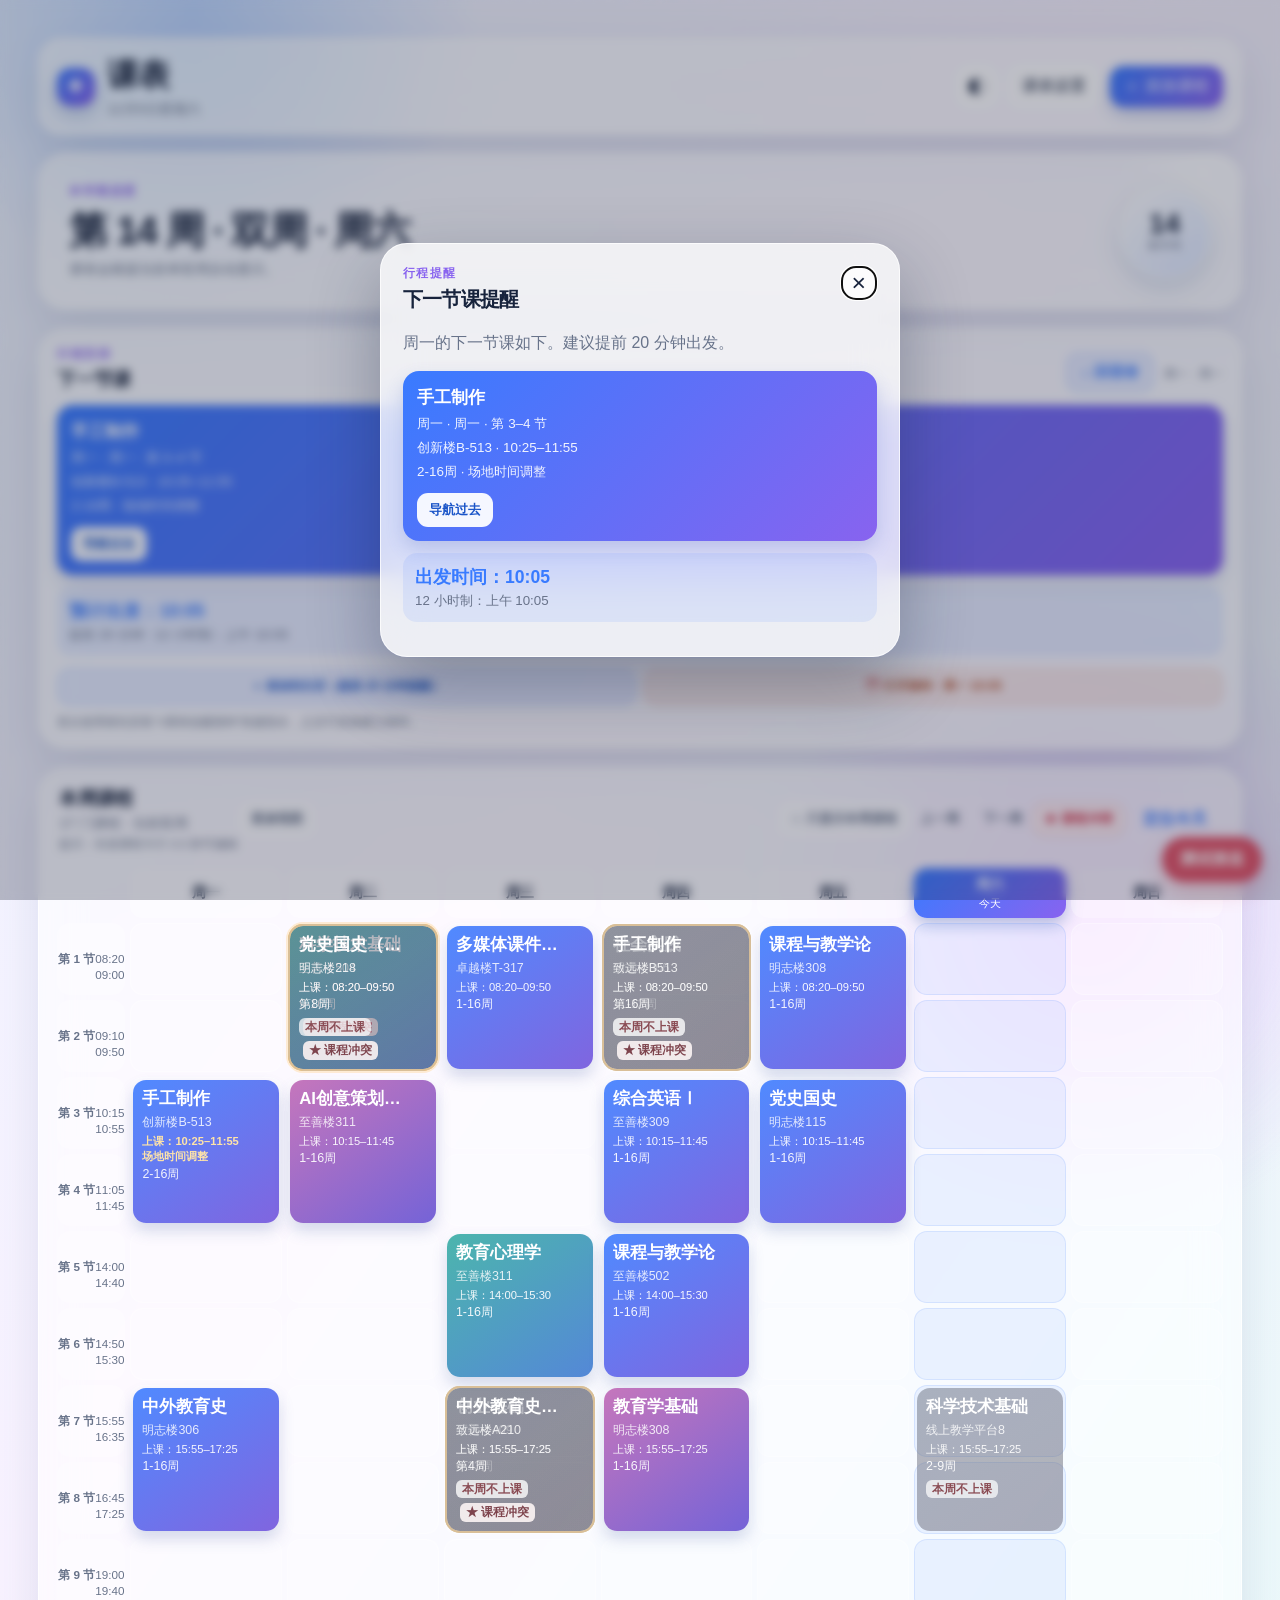
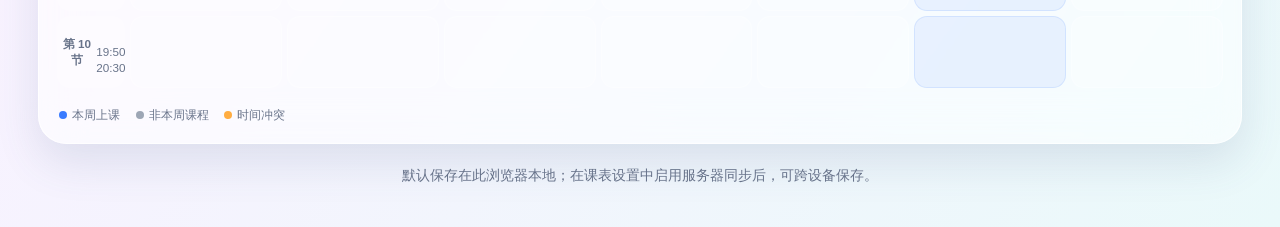
<file: test/index.html>
<!doctype html>
<html lang="zh-CN">
<head>
  <meta charset="utf-8">
  <meta name="viewport" content="width=device-width, initial-scale=1, viewport-fit=cover">
  <meta name="theme-color" content="#eef4ff">
  <meta name="apple-mobile-web-app-capable" content="yes">
  <meta name="apple-mobile-web-app-status-bar-style" content="default">
  <meta name="apple-mobile-web-app-title" content="课表">
  <meta name="mobile-web-app-capable" content="yes">
  <title>V课表 · 实验版</title>
  <link rel="manifest" href="manifest.json">
  <link rel="apple-touch-icon" href="icons/apple-touch-icon.png">
  <link rel="stylesheet" href="styles.css">
  <style>
    .course-name { font-size: 1.05rem; line-height: 1.28; }
    .course-place, .course-week { font-size: .78rem; line-height: 1.35; white-space: nowrap; overflow: hidden; text-overflow: ellipsis; }
    .course-week { margin-top: 2px; opacity: .92; }
    .course.inactive { opacity: 1; filter: saturate(.38); background: linear-gradient(145deg, rgba(97,113,150,.5), rgba(110,100,139,.5)); box-shadow: none; }
    .course-status { display: inline-block; margin-top: 5px; padding: 2px 6px; border-radius: 6px; background: rgba(255,255,255,.72); color: #d9364b; font-size: .74rem; font-weight: 800; line-height: 1.2; }
    .course-conflict-status { display: inline-block; margin: 5px 0 0 4px; padding: 2px 6px; border-radius: 6px; background: rgba(255, 235, 238, .94); color: #c72f46; font-size: .74rem; font-weight: 800; line-height: 1.2; }
    .backup-zone { margin-top: 20px; padding: 13px; border-radius: 15px; background: rgba(57, 123, 255, .08); font-size: .8rem; }
    .backup-zone p { margin: 0 0 9px; color: var(--blue); font-weight: 650; }
    .backup-zone div { display: flex; gap: 8px; flex-wrap: wrap; }
    .backup-zone small { display: block; margin-top: 9px; color: var(--muted); line-height: 1.4; }
    .modal { max-height: calc(100vh - 24px); overflow: auto; }
    .table-actions { display: flex; align-items: center; gap: 4px; }
    .week-only-btn { margin-left: auto; padding: 8px 12px; border-radius: 13px; color: var(--muted); background: rgba(255,255,255,.5); border: 1px solid var(--line); font-size: .84rem; font-weight: 700; }
    .week-only-btn::before { content: '○'; margin-right: 5px; font-size: 1rem; vertical-align: -1px; }
    .week-only-btn.is-active { color: #fff; background: linear-gradient(125deg, var(--blue), var(--violet)); box-shadow: 0 6px 13px rgba(86,111,190,.28); }
    .week-only-btn.is-active::before { content: '✓'; }
    .week-nav { display: flex; gap: 4px; }
    .week-nav-btn { padding: 8px 10px; border-radius: 11px; color: var(--muted); background: transparent; font-size: .8rem; font-weight: 700; }
    .week-nav-btn:hover { background: rgba(255,255,255,.55); color: var(--blue); }
    .current-week-btn { color: var(--blue); background: rgba(57,123,255,.1); }
    .schedule-edit-hint { margin: 4px 0 0; color: var(--muted); font-size: .72rem; }
    .course-time { margin-top: 4px; color: rgba(255,255,255,.94); font-size: .7rem; line-height: 1.25; }
    .course-time.adjusted { color: #ffe4a8; font-weight: 750; }
    .course-time small { display: block; margin-top: 2px; font-size: .66rem; font-weight: 650; }
    .setting-check { display: flex; align-items: center; gap: 9px; padding: 10px 12px; border-radius: 12px; background: rgba(57,123,255,.08); color: var(--ink); }
    .setting-check input { width: auto; margin: 0; accent-color: var(--blue); }
    .reminder-dialog { padding: 22px; }
    .reminder-dialog h2 { font-size: 1.25rem; }
    .reminder-message { margin: 8px 0 16px; color: var(--muted); line-height: 1.55; }
    .reminder-time { margin: 12px 0; padding: 12px; border-radius: 14px; color: var(--ink); background: rgba(57,123,255,.1); }
    .reminder-time strong { display: block; color: var(--blue); font-size: 1.1rem; }
    .reminder-time small { display: block; margin-top: 3px; color: var(--muted); }
    .calendar-actions { display: grid; grid-template-columns: repeat(2, minmax(0, 1fr)); gap: 8px; margin-top: 10px; }
    .calendar-add-btn, .alarm-add-btn { padding: 10px 9px; border-radius: 13px; color: #1b55c8; background: rgba(57,123,255,.1); border: 1px solid rgba(57,123,255,.2); font-size: .78rem; font-weight: 800; line-height: 1.25; }
    .alarm-add-btn { color: #b55330; background: rgba(222,105,65,.1); border-color: rgba(222,105,65,.2); }
    .alarm-help { grid-column: 1 / -1; margin: 0; color: var(--muted); font-size: .72rem; line-height: 1.4; }
    .sync-zone { margin-top: 16px; padding: 14px; border: 1px solid var(--line); border-radius: 16px; background: rgba(57,123,255,.06); }
    .sync-zone > p { margin: 0 0 9px; font-weight: 800; }
    .sync-zone label { margin-top: 9px; }
    .sync-actions { display: flex; flex-wrap: wrap; gap: 8px; margin-top: 10px; }
    .sync-zone small { display: block; margin-top: 8px; color: var(--muted); line-height: 1.4; }
    .sync-zone small.sync-error { color: #c84d45; }
    .reminder-course { padding: 14px; border-radius: 16px; color: white; background: linear-gradient(135deg, var(--blue), var(--violet)); box-shadow: 0 8px 18px rgba(70,93,168,.2); }
    .reminder-course h3 { margin: 0; font-size: 1.08rem; }
    .reminder-course p { margin: 6px 0 0; font-size: .84rem; opacity: .92; }
    .reminder-nav-btn { margin-top: 12px; padding: 8px 12px; border-radius: 11px; color: #1b55c8; background: rgba(255,255,255,.94); font-size: .82rem; font-weight: 800; }
    .next-course-card { margin: 18px 0; padding: 18px; border-radius: 28px; }
    .next-course-heading { display: flex; align-items: end; justify-content: space-between; gap: 14px; }
    .next-course-heading h2 { margin: 0; font-size: 1.2rem; letter-spacing: -.04em; }
    .next-course-heading h2.is-current { color: #d94c43; }
    .next-course-heading .muted { text-align: right; font-size: .78rem; }
    .next-course-actions { display: flex; align-items: center; justify-content: flex-end; gap: 9px; }
    .dorm-map-btn { padding: 10px 15px; border-radius: 14px; color: var(--blue); background: rgba(57,123,255,.1); border: 1px solid rgba(57,123,255,.18); font-size: .92rem; font-weight: 800; white-space: nowrap; }
    .next-course-content { margin-top: 12px; }
    .next-course-content .reminder-course { min-height: 0; }
    .current-course-section { margin-top: 14px; }
    .next-lesson-label { margin: 15px 0 7px; color: var(--muted); font-size: .82rem; font-weight: 800; }
    .current-course-section .reminder-course { background: linear-gradient(135deg, #e87961, #b75eaa); }
    .next-course-empty { margin: 0; padding: 12px 0 2px; color: var(--muted); font-size: .88rem; }
    .compact-view-btn { padding: 8px 12px; border-radius: 13px; color: var(--muted); background: rgba(255,255,255,.5); border: 1px solid var(--line); font-size: .84rem; font-weight: 700; }
    .compact-view-btn.is-active { color: #fff; background: linear-gradient(125deg, var(--blue), var(--violet)); box-shadow: 0 6px 13px rgba(86,111,190,.28); }
    .schedule.compact { grid-template-columns: 52px repeat(7, minmax(54px, 1fr)); min-width: 0; gap: 3px; }
    .schedule.compact .course { position: relative; display: grid; grid-template-rows: 1fr 1fr; margin: 1px; padding: 6px 5px; border-radius: 10px; }
    .schedule.compact .course-name, .schedule.compact .course-place { display: -webkit-box; overflow: hidden; overflow-wrap: anywhere; word-break: break-word; -webkit-box-orient: vertical; }
    .schedule.compact .course-name { grid-row: 1; align-self: start; width: 100%; -webkit-line-clamp: 4; font-size: .62rem; line-height: 1.22; }
    .schedule.compact .course-place { grid-row: 2; align-self: start; width: 100%; margin: 0; -webkit-line-clamp: 4; font-size: .55rem; line-height: 1.22; }
    .schedule.compact .course button { position: absolute; top: 2px; right: 2px; z-index: 1; }
    .schedule.compact .course-time, .schedule.compact .course-week, .schedule.compact .course-status, .schedule.compact .course-conflict-status { display: none; }
    .schedule.compact .day-head { font-size: .72rem; }
    .schedule.compact .day-head small { display: none; }
    .conflict-btn { color: #cf3048; background: rgba(255, 237, 240, .74); border: 1px solid rgba(207, 48, 72, .25); border-radius: 13px; padding: 8px 11px; font-weight: 750; font-size: .8rem; }
    .conflict-btn:hover { filter: brightness(.96); }
    .conflict-dialog-content { padding: 22px; }
    .red-eyebrow { color: #cf3048; }
    .conflict-cards { display: grid; gap: 10px; margin-top: 14px; }
    .conflict-card { padding: 13px; border-radius: 15px; background: rgba(255, 243, 245, .72); border: 1px solid rgba(207, 48, 72, .2); }
    .conflict-card h3 { margin: 0; font-size: 1rem; }
    .conflict-card p { margin: 5px 0 0; color: var(--muted); font-size: .82rem; }
    .shortcut-toast { position: fixed; z-index: 20; top: max(16px, env(safe-area-inset-top)); left: 50%; transform: translate(-50%, -14px); opacity: 0; pointer-events: none; padding: 11px 16px; border-radius: 999px; color: #fff; background: rgba(25, 105, 71, .92); box-shadow: 0 10px 24px rgba(23, 65, 48, .25); font-size: .86rem; font-weight: 800; transition: opacity .22s ease, transform .22s ease; }
    .shortcut-toast.show { opacity: 1; transform: translate(-50%, 0); }
    .shortcut-toast.error { background: rgba(184, 61, 61, .94); }
    @media (max-width:650px) { .table-toolbar { flex-wrap: wrap; gap: 6px; } .week-only-btn { margin-left: 0; } .week-nav { order: 3; width: 100%; } .table-actions { margin-left: auto; } .conflict-btn { padding: 7px 8px; } .conflict-dialog-content { padding: 18px; } .next-course-card { margin: 12px 0; padding: 14px; border-radius: 22px; } .next-course-heading { align-items: start; } .next-course-heading .muted { max-width: 45%; } .next-course-actions { flex-direction: column; align-items: flex-end; gap: 4px; } .schedule.compact { grid-template-columns: 42px repeat(7, minmax(0, 1fr)); min-width: 0; } .schedule.compact .time-label { font-size: .61rem; line-height: 1.2; } }
    @media (max-width:650px) {
      .topbar { flex-wrap: wrap; }
      .brand { width: 100%; }
      .header-actions { width: 100%; justify-content: flex-end; flex-wrap: wrap; }
      .header-actions .secondary-btn { display: inline-flex; }
      .header-actions .primary-btn, .header-actions .secondary-btn { padding: 9px 11px; font-size: .88rem; }
      .course-name, .course-place { white-space: normal; overflow: visible; text-overflow: clip; overflow-wrap: anywhere; word-break: break-word; }
      .course-name { font-size: .95rem; line-height: 1.2; }
      .course-place { font-size: .72rem; line-height: 1.25; margin-top: 3px; }
      .course-week { white-space: normal; font-size: .7rem; }
      .schedule { grid-template-columns: 64px repeat(7, minmax(102px, 1fr)); min-width: 778px; }
      .course { padding: 7px; }
    }
    @media (pointer: coarse) { .course button { display: none; } }
  </style>
</head>
<body>
  <div class="aurora a"></div><div class="aurora b"></div><div class="grain"></div><div id="shortcutToast" class="shortcut-toast" role="status" aria-live="polite"></div>
  <main class="app-shell">
    <header class="topbar glass">
      <div class="brand"><span class="brand-mark">✦</span><div><h1 id="scheduleTitle">课表</h1><p id="todayText">正在读取日期…</p></div></div>
      <div class="header-actions">
        <button class="icon-btn" id="themeBtn" aria-label="切换外观">◐</button>
        <button class="secondary-btn" id="settingsBtn">课表设置</button>
        <button class="primary-btn" id="addBtn">＋ 添加课程</button>
      </div>
    </header>

    <section class="hero glass">
      <div><p class="eyebrow">本学期进度</p><h2 id="weekStatus">加载中</h2><p id="termHint" class="muted"></p></div>
      <div class="week-orb"><span id="weekNumber">—</span><small>教学周</small></div>
    </section>

    <section class="next-course-card glass" aria-live="polite">
      <div class="next-course-heading"><div><p class="eyebrow">行程安排</p><h2 id="itineraryTitle">下一节课</h2></div><div class="next-course-actions"><button id="dormMapBtn" class="dorm-map-btn" type="button">⌂ 回宿舍</button><p id="nextCourseStatus" class="muted"></p></div></div>
      <section id="currentCourseSection" class="current-course-section" hidden><div id="currentCourseContent"></div></section>
      <div id="nextCourseContent" class="next-course-content"></div>
    </section>

    <section class="timetable-card glass">
      <div class="table-toolbar"><div><h2>本周课程</h2><p id="scheduleHint" class="muted">课程会随单双周自动显示</p><p class="schedule-edit-hint">提示：长按课程卡片 0.5 秒可编辑</p></div><button id="compactViewBtn" class="compact-view-btn" type="button" aria-pressed="false">紧凑视图</button><button id="weekOnlyBtn" class="week-only-btn" type="button" aria-pressed="false">只显示本周课程</button><div class="week-nav" aria-label="教学周切换"><button id="prevWeekBtn" class="week-nav-btn" type="button">上一周</button><button id="nextWeekBtn" class="week-nav-btn" type="button">下一周</button><button id="currentWeekBtn" class="week-nav-btn current-week-btn" type="button" hidden>回到本周</button></div><div class="table-actions"><button id="conflictBtn" class="conflict-btn" hidden>★ 课程冲突</button><button id="todayBtn" class="text-btn">定位今天</button></div></div>
      <div class="schedule-scroll"><div id="schedule" class="schedule" aria-label="周课表"></div></div>
      <p class="legend"><i class="dot active"></i>本周上课 <i class="dot inactive"></i>非本周课程 <i class="dot conflict"></i>时间冲突</p>
    </section>
    <footer>默认保存在此浏览器本地；在课表设置中启用服务器同步后，可跨设备保存。</footer>
  </main>

  <dialog id="courseDialog" class="modal glass">
    <form id="courseForm" method="dialog">
      <div class="modal-head"><div><p class="eyebrow">课程信息</p><h2 id="courseDialogTitle">添加课程</h2></div><button type="button" class="icon-btn close" data-close="courseDialog">×</button></div>
      <input id="courseId" type="hidden">
      <label>课程名称<input id="courseName" required maxlength="40" placeholder="例如：高等数学"></label>
      <label>教学地点<input id="courseLocation" maxlength="50" placeholder="例如：教学楼 A302"></label>
      <div class="form-grid"><label>星期<select id="courseDay"></select></label><label>开始节次<select id="courseStart"></select></label></div>
      <div class="form-grid"><label>连续节数<select id="courseDuration"></select></label><label>上课周类型<select id="courseWeekType"><option value="all">每周</option><option value="odd">单周</option><option value="even">双周</option></select></label></div>
      <div class="form-grid"><label>起始教学周<select id="courseWeekStart"></select></label><label>结束教学周<select id="courseWeekEnd"></select></label></div>
      <p id="conflictNotice" class="notice" hidden></p>
      <div class="modal-actions"><button type="button" class="danger-btn" id="deleteCourseBtn" hidden>删除课程</button><button type="button" class="secondary-btn" data-close="courseDialog">取消</button><button type="submit" class="primary-btn">保存课程</button></div>
    </form>
  </dialog>

  <dialog id="settingsDialog" class="modal glass">
    <form id="settingsForm" method="dialog">
      <div class="modal-head"><div><p class="eyebrow">个性化</p><h2>课表设置</h2></div><button type="button" class="icon-btn close" data-close="settingsDialog">×</button></div>
      <div class="settings-layout">
        <nav class="settings-nav" aria-label="设置分类">
          <button type="button" class="settings-nav-item is-active" data-settings-section="basic"><span>基本信息</span><small>名称与教学周</small></button>
          <button type="button" class="settings-nav-item" data-settings-section="schedule"><span>课节与作息</span><small>节数、时长、课间</small></button>
          <button type="button" class="settings-nav-item" data-settings-section="navigation"><span>导航与宿舍</span><small>地图与回宿舍</small></button>
          <button type="button" class="settings-nav-item" data-settings-section="sync"><span>服务器同步</span><small>账号与推送</small></button>
          <button type="button" class="settings-nav-item" data-settings-section="calendar"><span>日历与提醒</span><small>订阅 Apple 日历</small></button>
          <button type="button" class="settings-nav-item" data-settings-section="shortcut"><span>闹钟快捷指令</span><small>安装与更新</small></button>
          <button type="button" class="settings-nav-item" data-settings-section="data"><span>备份与数据</span><small>导入、导出、清空</small></button>
        </nav>
        <div class="settings-panels">
          <button type="button" class="settings-mobile-back" id="settingsBackBtn">‹ 返回设置分类</button>
          <section class="settings-panel is-active" data-settings-panel="basic"><h3>基本信息</h3><p class="settings-description">定义课表名称和本学期教学周起点。</p>
            <label>课表名称<input id="scheduleName" type="text" maxlength="24" required placeholder="例如：大三下"></label>
            <label>教学周开始日期<input id="termStart" type="date" required></label>
            <p class="field-help">开始日所在的自然周将作为第 1 教学周。</p>
          </section>
          <section class="settings-panel" data-settings-panel="schedule"><h3>课节与作息</h3><p class="settings-description">自定义课节数量、时长和课间安排。</p>
            <div class="form-grid"><label>每天课节数<select id="periodCount"></select></label><label>每节时长（分钟）<input id="periodMinutes" type="number" min="15" max="240" step="5" required></label></div>
            <label class="setting-check"><input id="usePresetTimes" type="checkbox">使用学校作息时间（默认，含午休与晚饭）</label>
            <label>全局课间时长（分钟）<input id="breakMinutes" type="number" min="0" max="120" step="5" required></label>
            <div class="form-grid"><label>第 2–3 节课间（分钟）<input id="breakAfter2" type="number" min="0" max="120" step="5" required></label><label>第 6–7 节课间（分钟）<input id="breakAfter6" type="number" min="0" max="120" step="5" required></label></div>
            <div class="form-grid"><label>午休开始（第 4–5 节间）<input id="lunchStart" type="time" required></label><label>午休结束<input id="lunchEnd" type="time" required></label></div>
            <div class="form-grid"><label>晚饭开始（第 8–9 节间）<input id="dinnerStart" type="time" required></label><label>晚饭结束<input id="dinnerEnd" type="time" required></label></div>
            <label>第一节开始时间<input id="firstTime" type="time" required></label>
          </section>
          <section class="settings-panel" data-settings-panel="navigation"><h3>导航与宿舍</h3><p class="settings-description">设置 Apple 地图搜索前缀和行程卡片中的宿舍位置。</p>
            <label>Apple 地图搜索前缀<input id="mapSearchPrefix" type="text" maxlength="60" placeholder="例如：南昌工学院"></label>
            <p class="field-help">导航时会在 Apple 地图中搜索“前缀 楼名”，例如“南昌工学院 明志楼”。</p>
            <label>宿舍位置<input id="dormLocation" type="text" maxlength="80" placeholder="例如：南昌工学院学生公寓 9号楼"></label>
          </section>
      <section class="settings-panel" data-settings-panel="sync"><h3>服务器同步</h3><p class="settings-description">登录后可在多台设备间保存和同步课表。</p><div class="sync-zone"><label>用户 ID<input id="userId" type="text" maxlength="40" placeholder="例如：Admin"></label><label>密码<input id="syncPassword" type="password" autocomplete="new-password" minlength="4" placeholder="自己设置的密码"></label><div class="sync-actions"><button type="button" class="secondary-btn" id="loginBtn">登录 / 注册</button><button type="button" class="secondary-btn" id="syncLogoutBtn">退出服务器账号</button><button type="button" class="secondary-btn" id="syncPullBtn">从服务器拉取</button><button type="button" class="secondary-btn" id="syncPushBtn">上传到服务器</button></div><label>服务器地址<input id="syncEndpoint" type="url" maxlength="160" placeholder="https://api.vincentlee.asia/class-table"></label><div class="sync-actions"><button type="button" class="secondary-btn" id="pushEnableBtn">启用课前推送</button><button type="button" class="secondary-btn" id="pushDisableBtn">关闭课前推送</button></div><small id="syncStatus">未启用服务器同步；本机仍可离线使用。</small><small id="pushStatus">课前推送需要将本应用添加到 iPhone/iPad 主屏幕，并允许通知。</small></div></section>
      <section class="settings-panel" data-settings-panel="calendar"><h3>日历与提醒</h3><p class="settings-description">将服务器课表订阅到 Apple 日历，课程修改后会随系统刷新更新。</p><div class="sync-zone calendar-subscription-zone"><p id="calendarSubscriptionStatus">请先登录服务器账号。</p><a id="calendarOpenBtn" class="calendar-open-btn" href="#" hidden>＋ 添加到 Apple 日历</a><div class="sync-actions"><button type="button" class="secondary-btn" id="calendarSubscribeBtn">开通日历订阅</button><button type="button" class="secondary-btn" id="calendarCopyBtn" hidden>复制订阅地址</button><button type="button" class="secondary-btn" id="calendarRotateBtn" hidden>重新生成地址</button><button type="button" class="danger-btn" id="calendarDisableBtn" hidden>关闭订阅</button></div><small id="calendarSubscriptionHelp">点击“添加到 Apple 日历”后，系统会打开订阅确认页；订阅日历为只读。</small></div></section>
      <section class="settings-panel" data-settings-panel="shortcut"><h3>闹钟快捷指令</h3><p class="settings-description">首次建立系统闹钟前，请安装快捷指令“V课表创建闹钟”。</p><div class="sync-zone"><div class="sync-actions"><button type="button" class="secondary-btn" id="shortcutOpenInstallBtn">安装 / 更新快捷指令</button><button type="button" class="secondary-btn" id="shortcutMarkBtn">我已安装</button></div><small id="shortcutStatus">尚未标记为已安装。</small></div></section>
          <section class="settings-panel" data-settings-panel="data"><h3>备份与数据</h3><p class="settings-description">导出数据可用于更换设备或恢复课表。</p>
            <div class="backup-zone"><p>备份与恢复</p><div><button type="button" class="secondary-btn" id="exportBtn">导出课表数据</button><button type="button" class="secondary-btn" id="importBtn">导入课表数据</button><input id="importFile" type="file" accept="application/json,.json" hidden></div><small>导入会覆盖当前本机课表，建议先导出备份。</small></div>
            <div class="danger-zone"><p>管理本地数据</p><div><button type="button" class="danger-btn" id="resetBtn">恢复示例课表</button><button type="button" class="danger-btn" id="clearBtn">清空课表</button></div></div>
          </section>
        </div>
      </div>
      <div class="modal-actions"><button type="button" class="secondary-btn" data-close="settingsDialog">取消</button><button type="submit" class="primary-btn">保存设置</button></div>
    </form>
  </dialog>
  <dialog id="conflictDialog" class="modal glass">
    <div class="conflict-dialog-content">
      <div class="modal-head"><div><p class="eyebrow red-eyebrow">需要留意</p><h2>★ 课程冲突</h2></div><button type="button" class="icon-btn close" data-close="conflictDialog">×</button></div>
      <p class="field-help">以下课程安排在同一星期、同一节次。请根据实际上课周次确认，或编辑课程进行调整。</p>
      <div id="conflictCards" class="conflict-cards"></div>
    </div>
  </dialog>
  <dialog id="reminderDialog" class="modal glass">
    <div class="reminder-dialog">
      <div class="modal-head"><div><p class="eyebrow">行程提醒</p><h2 id="reminderTitle">下一节课</h2></div><button type="button" class="icon-btn close" data-close="reminderDialog">×</button></div>
      <div id="reminderBody"></div>
    </div>
  </dialog>
  <button id="testPushButton" type="button" style="position:fixed;right:18px;bottom:18px;z-index:20;border:0;border-radius:999px;padding:12px 18px;background:#e05267;color:#fff;font-weight:800;box-shadow:0 8px 22px #e0526755">测试推送</button>
  <script src="app.js"></script>
  <script>
    document.getElementById('testPushButton').addEventListener('click', async () => {
      try {
        const profile = JSON.parse(localStorage.getItem('liquid-timetable-sync-v1') || '{}');
        const data = JSON.parse(localStorage.getItem('liquid-timetable-v1') || '{}');
        const endpoint = String(data.settings?.syncEndpoint || 'https://api.vincentlee.asia/class-table').replace(/\/$/, '');
        const userId = String(data.settings?.userId || 'Admin');
        if (!profile.syncKey) throw Error('请先登录并启用课前推送。');
        const response = await fetch(endpoint + '/v1/push/test', { method:'POST', headers:{'Content-Type':'application/json','X-User-Id':userId,'Authorization':'Bearer '+profile.syncKey} });
        const result = await response.json().catch(() => ({}));
        if (!response.ok) throw Error(result.message || '测试推送失败');
        alert(result.sent ? '测试推送已发送：test' : (result.subscriptions ? `发现 ${result.subscriptions} 个订阅，但发送失败，请重新启用课前推送。` : '没有可用的推送设备，请先启用课前推送。'));
      } catch (error) { alert(error.message || '测试推送失败'); }
    });
  </script>
  <script>
    if ('serviceWorker' in navigator) {
      window.addEventListener('load', () => navigator.serviceWorker.register('./sw.js').catch(error => console.warn('Service Worker 注册失败：', error)));
    }
  </script>
</body>
</html>
</file>
<file: styles.css>
:root{color-scheme:light;--ink:#17233c;--muted:#68738a;--glass:rgba(255,255,255,.58);--glass-strong:rgba(255,255,255,.78);--line:rgba(255,255,255,.75);--blue:#397bff;--violet:#8863ef;--shadow:0 18px 44px rgba(74,92,135,.14);--danger:#d84b62}body.dark{color-scheme:dark;--ink:#edf3ff;--muted:#b2bed1;--glass:rgba(20,28,49,.62);--glass-strong:rgba(31,42,70,.82);--line:rgba(207,222,255,.14);--blue:#78a7ff;--violet:#b69aff;--shadow:0 18px 44px rgba(0,0,0,.28)}*{box-sizing:border-box}body{margin:0;min-height:100vh;font-family:-apple-system,BlinkMacSystemFont,"Segoe UI","Microsoft YaHei",sans-serif;color:var(--ink);background:linear-gradient(125deg,#edf4ff 0%,#f8f2ff 43%,#eaf9fa 100%);overflow-x:hidden}body.dark{background:linear-gradient(125deg,#0c1529,#1a1630 48%,#092529)}.aurora{position:fixed;z-index:-2;filter:blur(4px);border-radius:50%;opacity:.72}.aurora.a{width:46vw;height:46vw;top:-22vw;left:-8vw;background:radial-gradient(circle,#a9cbff,transparent 68%)}.aurora.b{width:54vw;height:54vw;bottom:-28vw;right:-12vw;background:radial-gradient(circle,#e5c3ff,transparent 66%)}.grain{position:fixed;inset:0;z-index:-1;opacity:.25;pointer-events:none;background-image:url("data:image/svg+xml,%3Csvg viewBox='0 0 180 180' xmlns='http://www.w3.org/2000/svg'%3E%3Cfilter id='n'%3E%3CfeTurbulence type='fractalNoise' baseFrequency='.8' numOctaves='3' stitchTiles='stitch'/%3E%3C/filter%3E%3Crect width='100%25' height='100%25' filter='url(%23n)' opacity='.12'/%3E%3C/svg%3E")}.app-shell{max-width:1440px;margin:auto;padding:clamp(16px,3vw,42px)}.glass{background:var(--glass);border:1px solid var(--line);box-shadow:var(--shadow),inset 0 1px rgba(255,255,255,.5);backdrop-filter:blur(22px) saturate(140%);-webkit-backdrop-filter:blur(22px) saturate(140%)}.topbar{display:flex;align-items:center;justify-content:space-between;padding:15px 18px;border-radius:24px;gap:18px}.brand{display:flex;align-items:center;gap:12px}.brand h1,.hero h2,.timetable-card h2,.modal h2{margin:0;letter-spacing:-.04em}.brand p,.muted,footer{margin:3px 0 0;color:var(--muted);font-size:.87rem}.brand-mark{display:grid;place-items:center;width:38px;height:38px;border-radius:14px;color:white;background:linear-gradient(135deg,var(--blue),var(--violet));box-shadow:0 8px 18px #6c87bf70}.header-actions{display:flex;align-items:center;gap:9px}button{font:inherit;color:inherit;border:0;cursor:pointer;transition:transform .18s ease,filter .18s ease,background .18s ease}button:active{transform:scale(.96)}.primary-btn,.secondary-btn,.icon-btn,.text-btn,.danger-btn{border-radius:14px;padding:10px 14px}.primary-btn{background:linear-gradient(125deg,var(--blue),var(--violet));color:white;box-shadow:0 7px 15px #617bc363}.secondary-btn,.icon-btn{background:var(--glass-strong);border:1px solid var(--line)}.icon-btn{font-size:1.15rem;padding:8px 11px}.text-btn{background:transparent;color:var(--blue);font-weight:600}.hero{display:flex;justify-content:space-between;align-items:center;margin:18px 0;padding:clamp(18px,3vw,30px);border-radius:28px;min-height:138px;overflow:hidden;position:relative}.hero:after{content:"";position:absolute;width:180px;height:180px;right:-52px;top:-72px;border-radius:50%;background:radial-gradient(circle,rgba(255,255,255,.8),transparent 65%)}.eyebrow{text-transform:uppercase;letter-spacing:.12em;font-weight:700;font-size:.72rem;color:var(--violet);margin:0 0 5px}.hero h2{font-size:clamp(1.55rem,3.2vw,2.45rem)}.week-orb{z-index:1;display:grid;place-content:center;text-align:center;width:92px;height:92px;flex:none;border-radius:50%;background:linear-gradient(135deg,rgba(255,255,255,.86),rgba(189,211,255,.48));border:1px solid rgba(255,255,255,.85);box-shadow:inset 0 2px 8px #fff9,0 10px 24px #7996bf42}.week-orb span{font-weight:800;font-size:1.75rem;line-height:1}.week-orb small{color:var(--muted);font-size:.7rem}.timetable-card{padding:18px;border-radius:28px}.table-toolbar{display:flex;justify-content:space-between;align-items:center;margin:0 2px 16px}.table-toolbar h2{font-size:1.2rem}.schedule-scroll{overflow:auto;padding-bottom:4px}.schedule{--periods:8;display:grid;grid-template-columns:68px repeat(7,minmax(106px,1fr));grid-template-rows:50px repeat(var(--periods),72px);min-width:810px;position:relative;gap:5px}.corner,.day-head,.time-label,.slot{border-radius:13px}.corner{background:transparent}.day-head{display:flex;align-items:center;justify-content:center;flex-direction:column;font-weight:700;font-size:.88rem;background:rgba(255,255,255,.28)}.day-head small{font-size:.7rem;font-weight:500;color:var(--muted);margin-top:2px}.day-head.today{color:white;background:linear-gradient(135deg,var(--blue),var(--violet));box-shadow:0 7px 16px #5979b96e}.day-head.today small{color:#fff}.time-label{display:flex;align-items:center;justify-content:center;text-align:center;font-size:.73rem;color:var(--muted);line-height:1.35;background:rgba(255,255,255,.24)}.slot{grid-column:auto;grid-row:auto;background:rgba(255,255,255,.19);border:1px solid rgba(255,255,255,.3)}.slot.today-col{background:rgba(100,151,255,.10);border-color:rgba(100,151,255,.16)}.course{z-index:2;align-self:stretch;margin:3px;padding:8px 9px;border-radius:13px;color:#fff;background:linear-gradient(145deg,#508aff,#8065df);box-shadow:0 8px 15px rgba(68,94,165,.22);overflow:hidden;animation:rise .32s ease both}.course:nth-of-type(3n){background:linear-gradient(145deg,#4cb5ad,#5488d7)}.course:nth-of-type(4n){background:linear-gradient(145deg,#c576bc,#7563d7)}.course.inactive{opacity:.24;filter:saturate(.45);box-shadow:none}.course.conflicted{outline:2px solid #ffbb53;box-shadow:0 0 0 4px #ffbb5340}.course-name{font-weight:750;font-size:.86rem;white-space:nowrap;overflow:hidden;text-overflow:ellipsis}.course-place{font-size:.7rem;opacity:.84;margin-top:4px;white-space:nowrap;overflow:hidden;text-overflow:ellipsis}.course button{float:right;margin:-3px -4px 0 5px;width:22px;height:22px;border-radius:50%;color:#fff;background:#ffffff2d;opacity:0}.course:hover button,.course:focus-within button{opacity:1}.legend{margin:15px 2px 1px;color:var(--muted);font-size:.76rem}.dot{display:inline-block;width:8px;height:8px;border-radius:50%;margin:0 5px 0 12px}.dot:first-child{margin-left:0}.dot.active{background:var(--blue)}.dot.inactive{background:#9da6b5}.dot.conflict{background:#ffad42}@keyframes rise{from{opacity:0;transform:translateY(7px)}to{opacity:1;transform:none}}footer{text-align:center;padding:20px 0 4px}.modal{color:var(--ink);width:min(520px,calc(100vw - 26px));border:1px solid var(--line);border-radius:27px;padding:0;background:var(--glass-strong);box-shadow:0 28px 70px #16244255}.modal::backdrop{background:rgba(22,31,53,.28);backdrop-filter:blur(5px)}.modal form{padding:22px}.modal-head{display:flex;justify-content:space-between;align-items:start;margin-bottom:18px}.close{font-size:1.55rem;line-height:1;padding:4px 10px}label{display:block;font-size:.82rem;font-weight:650;margin:13px 0}input,select{width:100%;display:block;margin-top:6px;padding:11px 12px;border-radius:12px;color:var(--ink);background:rgba(255,255,255,.5);border:1px solid var(--line);font:inherit;outline-color:var(--blue)}body.dark input,body.dark select{background:#ffffff12}.form-grid{display:grid;grid-template-columns:1fr 1fr;gap:12px}.field-help{font-size:.77rem;color:var(--muted);margin:-6px 0 10px}.notice{font-size:.8rem;line-height:1.45;padding:9px 11px;border-radius:11px;color:#87551b;background:#ffcb7a4d}.modal-actions{display:flex;justify-content:flex-end;gap:10px;margin-top:22px}.danger-zone{margin-top:20px;padding:13px;border-radius:15px;background:rgba(216,75,98,.08);font-size:.8rem}.danger-zone p{margin:0 0 9px;color:var(--danger);font-weight:650}.danger-zone div{display:flex;gap:8px;flex-wrap:wrap}.danger-btn{padding:7px 10px;color:var(--danger);background:transparent;border:1px solid #d84b6259;font-size:.78rem}@media(max-width:650px){.app-shell{padding:12px}.topbar{align-items:flex-start}.header-actions{justify-content:flex-end;flex-wrap:wrap}.header-actions .secondary-btn{display:none}.brand h1{font-size:1.1rem}.hero{margin:12px 0;min-height:120px}.timetable-card{padding:13px;border-radius:22px}.schedule{grid-template-columns:55px repeat(7,minmax(88px,1fr));grid-template-rows:46px repeat(var(--periods),68px);min-width:680px}.legend{line-height:2}.modal form{padding:18px}.form-grid{gap:8px}.week-orb{width:78px;height:78px}}@media(prefers-reduced-motion:reduce){*,*:before,*:after{animation-duration:.01ms!important;transition-duration:.01ms!important}}


/* Responsive two-level settings navigation */
.settings-layout{display:grid;grid-template-columns:178px minmax(0,1fr);gap:18px;min-height:380px}
.settings-nav{display:flex;flex-direction:column;gap:5px;padding:6px;border-radius:18px;background:rgba(80,112,190,.08);align-self:start;position:sticky;top:0}
.settings-nav-item{display:flex;flex-direction:column;align-items:flex-start;gap:3px;width:100%;padding:11px 12px;border-radius:13px;text-align:left;background:transparent;color:var(--muted)}
.settings-nav-item span{font-weight:750;font-size:.86rem;color:var(--ink)}
.settings-nav-item small{font-size:.68rem;color:var(--muted)}
.settings-nav-item.is-active{background:var(--glass-strong);box-shadow:0 4px 12px rgba(65,90,145,.12)}
.settings-nav-item.is-active span{color:var(--blue)}
.settings-panels{min-width:0}
.settings-panel{display:none;animation:settingsIn .2s ease}
.settings-panel.is-active{display:block}
.settings-panel h3{margin:3px 0 5px;font-size:1.1rem;letter-spacing:-.03em}
.settings-description{margin:0 0 16px;color:var(--muted);font-size:.78rem;line-height:1.45}
.settings-mobile-back{display:none}
@keyframes settingsIn{from{opacity:0;transform:translateY(4px)}to{opacity:1;transform:none}}
.calendar-open-btn{display:block;margin:10px 0 11px;padding:13px 15px;border-radius:15px;text-align:center;text-decoration:none;color:#fff;background:linear-gradient(125deg,var(--blue),var(--violet));box-shadow:0 7px 16px rgba(86,111,190,.24);font-weight:850;font-size:.96rem}
@media(max-width:650px){.settings-layout{display:block;min-height:0}.settings-nav{position:static;background:transparent;padding:0;gap:8px}.settings-nav-item{flex-direction:row;align-items:center;justify-content:space-between;padding:15px 14px;background:rgba(80,112,190,.08);border:1px solid var(--line)}.settings-nav-item span{font-size:.92rem}.settings-nav-item small{font-size:.72rem}.settings-nav-item small::after{content:'  ›';font-size:1rem}.settings-panels{display:none}.settings-layout.mobile-detail .settings-nav{display:none}.settings-layout.mobile-detail .settings-panels{display:block}.settings-mobile-back{display:block;margin:0 0 13px;padding:4px 0;color:var(--blue);background:transparent;font-size:.82rem;font-weight:700}.settings-layout.mobile-detail .settings-mobile-back{display:block}.settings-panel h3{font-size:1.16rem}.settings-description{margin-bottom:14px}}
</file>
<file: public/styles.css>
:root{color-scheme:light;--ink:#17233c;--muted:#68738a;--glass:rgba(255,255,255,.58);--glass-strong:rgba(255,255,255,.78);--line:rgba(255,255,255,.75);--blue:#397bff;--violet:#8863ef;--shadow:0 18px 44px rgba(74,92,135,.14);--danger:#d84b62}body.dark{color-scheme:dark;--ink:#edf3ff;--muted:#b2bed1;--glass:rgba(20,28,49,.62);--glass-strong:rgba(31,42,70,.82);--line:rgba(207,222,255,.14);--blue:#78a7ff;--violet:#b69aff;--shadow:0 18px 44px rgba(0,0,0,.28)}*{box-sizing:border-box}body{margin:0;min-height:100vh;font-family:-apple-system,BlinkMacSystemFont,"Segoe UI","Microsoft YaHei",sans-serif;color:var(--ink);background:linear-gradient(125deg,#edf4ff 0%,#f8f2ff 43%,#eaf9fa 100%);overflow-x:hidden}body.dark{background:linear-gradient(125deg,#0c1529,#1a1630 48%,#092529)}.aurora{position:fixed;z-index:-2;filter:blur(4px);border-radius:50%;opacity:.72}.aurora.a{width:46vw;height:46vw;top:-22vw;left:-8vw;background:radial-gradient(circle,#a9cbff,transparent 68%)}.aurora.b{width:54vw;height:54vw;bottom:-28vw;right:-12vw;background:radial-gradient(circle,#e5c3ff,transparent 66%)}.grain{position:fixed;inset:0;z-index:-1;opacity:.25;pointer-events:none;background-image:url("data:image/svg+xml,%3Csvg viewBox='0 0 180 180' xmlns='http://www.w3.org/2000/svg'%3E%3Cfilter id='n'%3E%3CfeTurbulence type='fractalNoise' baseFrequency='.8' numOctaves='3' stitchTiles='stitch'/%3E%3C/filter%3E%3Crect width='100%25' height='100%25' filter='url(%23n)' opacity='.12'/%3E%3C/svg%3E")}.app-shell{max-width:1440px;margin:auto;padding:clamp(16px,3vw,42px)}.glass{background:var(--glass);border:1px solid var(--line);box-shadow:var(--shadow),inset 0 1px rgba(255,255,255,.5);backdrop-filter:blur(22px) saturate(140%);-webkit-backdrop-filter:blur(22px) saturate(140%)}.topbar{display:flex;align-items:center;justify-content:space-between;padding:15px 18px;border-radius:24px;gap:18px}.brand{display:flex;align-items:center;gap:12px}.brand h1,.hero h2,.timetable-card h2,.modal h2{margin:0;letter-spacing:-.04em}.brand p,.muted,footer{margin:3px 0 0;color:var(--muted);font-size:.87rem}.brand-mark{display:grid;place-items:center;width:38px;height:38px;border-radius:14px;color:white;background:linear-gradient(135deg,var(--blue),var(--violet));box-shadow:0 8px 18px #6c87bf70}.header-actions{display:flex;align-items:center;gap:9px}button{font:inherit;color:inherit;border:0;cursor:pointer;transition:transform .18s ease,filter .18s ease,background .18s ease}button:active{transform:scale(.96)}.primary-btn,.secondary-btn,.icon-btn,.text-btn,.danger-btn{border-radius:14px;padding:10px 14px}.primary-btn{background:linear-gradient(125deg,var(--blue),var(--violet));color:white;box-shadow:0 7px 15px #617bc363}.secondary-btn,.icon-btn{background:var(--glass-strong);border:1px solid var(--line)}.icon-btn{font-size:1.15rem;padding:8px 11px}.text-btn{background:transparent;color:var(--blue);font-weight:600}.hero{display:flex;justify-content:space-between;align-items:center;margin:18px 0;padding:clamp(18px,3vw,30px);border-radius:28px;min-height:138px;overflow:hidden;position:relative}.hero:after{content:"";position:absolute;width:180px;height:180px;right:-52px;top:-72px;border-radius:50%;background:radial-gradient(circle,rgba(255,255,255,.8),transparent 65%)}.eyebrow{text-transform:uppercase;letter-spacing:.12em;font-weight:700;font-size:.72rem;color:var(--violet);margin:0 0 5px}.hero h2{font-size:clamp(1.55rem,3.2vw,2.45rem)}.week-orb{z-index:1;display:grid;place-content:center;text-align:center;width:92px;height:92px;flex:none;border-radius:50%;background:linear-gradient(135deg,rgba(255,255,255,.86),rgba(189,211,255,.48));border:1px solid rgba(255,255,255,.85);box-shadow:inset 0 2px 8px #fff9,0 10px 24px #7996bf42}.week-orb span{font-weight:800;font-size:1.75rem;line-height:1}.week-orb small{color:var(--muted);font-size:.7rem}.timetable-card{padding:18px;border-radius:28px}.table-toolbar{display:flex;justify-content:space-between;align-items:center;margin:0 2px 16px}.table-toolbar h2{font-size:1.2rem}.schedule-scroll{overflow:auto;padding-bottom:4px}.schedule{--periods:8;display:grid;grid-template-columns:68px repeat(7,minmax(106px,1fr));grid-template-rows:50px repeat(var(--periods),72px);min-width:810px;position:relative;gap:5px}.corner,.day-head,.time-label,.slot{border-radius:13px}.corner{background:transparent}.day-head{display:flex;align-items:center;justify-content:center;flex-direction:column;font-weight:700;font-size:.88rem;background:rgba(255,255,255,.28)}.day-head small{font-size:.7rem;font-weight:500;color:var(--muted);margin-top:2px}.day-head.today{color:white;background:linear-gradient(135deg,var(--blue),var(--violet));box-shadow:0 7px 16px #5979b96e}.day-head.today small{color:#fff}.time-label{display:flex;align-items:center;justify-content:center;text-align:center;font-size:.73rem;color:var(--muted);line-height:1.35;background:rgba(255,255,255,.24)}.slot{grid-column:auto;grid-row:auto;background:rgba(255,255,255,.19);border:1px solid rgba(255,255,255,.3)}.slot.today-col{background:rgba(100,151,255,.10);border-color:rgba(100,151,255,.16)}.course{z-index:2;align-self:stretch;margin:3px;padding:8px 9px;border-radius:13px;color:#fff;background:linear-gradient(145deg,#508aff,#8065df);box-shadow:0 8px 15px rgba(68,94,165,.22);overflow:hidden;animation:rise .32s ease both}.course:nth-of-type(3n){background:linear-gradient(145deg,#4cb5ad,#5488d7)}.course:nth-of-type(4n){background:linear-gradient(145deg,#c576bc,#7563d7)}.course.inactive{opacity:.24;filter:saturate(.45);box-shadow:none}.course.conflicted{outline:2px solid #ffbb53;box-shadow:0 0 0 4px #ffbb5340}.course-name{font-weight:750;font-size:.86rem;white-space:nowrap;overflow:hidden;text-overflow:ellipsis}.course-place{font-size:.7rem;opacity:.84;margin-top:4px;white-space:nowrap;overflow:hidden;text-overflow:ellipsis}.course button{float:right;margin:-3px -4px 0 5px;width:22px;height:22px;border-radius:50%;color:#fff;background:#ffffff2d;opacity:0}.course:hover button,.course:focus-within button{opacity:1}.legend{margin:15px 2px 1px;color:var(--muted);font-size:.76rem}.dot{display:inline-block;width:8px;height:8px;border-radius:50%;margin:0 5px 0 12px}.dot:first-child{margin-left:0}.dot.active{background:var(--blue)}.dot.inactive{background:#9da6b5}.dot.conflict{background:#ffad42}@keyframes rise{from{opacity:0;transform:translateY(7px)}to{opacity:1;transform:none}}footer{text-align:center;padding:20px 0 4px}.modal{color:var(--ink);width:min(520px,calc(100vw - 26px));border:1px solid var(--line);border-radius:27px;padding:0;background:var(--glass-strong);box-shadow:0 28px 70px #16244255}.modal::backdrop{background:rgba(22,31,53,.28);backdrop-filter:blur(5px)}.modal form{padding:22px}.modal-head{display:flex;justify-content:space-between;align-items:start;margin-bottom:18px}.close{font-size:1.55rem;line-height:1;padding:4px 10px}label{display:block;font-size:.82rem;font-weight:650;margin:13px 0}input,select{width:100%;display:block;margin-top:6px;padding:11px 12px;border-radius:12px;color:var(--ink);background:rgba(255,255,255,.5);border:1px solid var(--line);font:inherit;outline-color:var(--blue)}body.dark input,body.dark select{background:#ffffff12}.form-grid{display:grid;grid-template-columns:1fr 1fr;gap:12px}.field-help{font-size:.77rem;color:var(--muted);margin:-6px 0 10px}.notice{font-size:.8rem;line-height:1.45;padding:9px 11px;border-radius:11px;color:#87551b;background:#ffcb7a4d}.modal-actions{display:flex;justify-content:flex-end;gap:10px;margin-top:22px}.danger-zone{margin-top:20px;padding:13px;border-radius:15px;background:rgba(216,75,98,.08);font-size:.8rem}.danger-zone p{margin:0 0 9px;color:var(--danger);font-weight:650}.danger-zone div{display:flex;gap:8px;flex-wrap:wrap}.danger-btn{padding:7px 10px;color:var(--danger);background:transparent;border:1px solid #d84b6259;font-size:.78rem}@media(max-width:650px){.app-shell{padding:12px}.topbar{align-items:flex-start}.header-actions{justify-content:flex-end;flex-wrap:wrap}.header-actions .secondary-btn{display:none}.brand h1{font-size:1.1rem}.hero{margin:12px 0;min-height:120px}.timetable-card{padding:13px;border-radius:22px}.schedule{grid-template-columns:55px repeat(7,minmax(88px,1fr));grid-template-rows:46px repeat(var(--periods),68px);min-width:680px}.legend{line-height:2}.modal form{padding:18px}.form-grid{gap:8px}.week-orb{width:78px;height:78px}}@media(prefers-reduced-motion:reduce){*,*:before,*:after{animation-duration:.01ms!important;transition-duration:.01ms!important}}


/* Responsive two-level settings navigation */
.settings-layout{display:grid;grid-template-columns:178px minmax(0,1fr);gap:18px;min-height:380px}
.settings-nav{display:flex;flex-direction:column;gap:5px;padding:6px;border-radius:18px;background:rgba(80,112,190,.08);align-self:start;position:sticky;top:0}
.settings-nav-item{display:flex;flex-direction:column;align-items:flex-start;gap:3px;width:100%;padding:11px 12px;border-radius:13px;text-align:left;background:transparent;color:var(--muted)}
.settings-nav-item span{font-weight:750;font-size:.86rem;color:var(--ink)}
.settings-nav-item small{font-size:.68rem;color:var(--muted)}
.settings-nav-item.is-active{background:var(--glass-strong);box-shadow:0 4px 12px rgba(65,90,145,.12)}
.settings-nav-item.is-active span{color:var(--blue)}
.settings-panels{min-width:0}
.settings-panel{display:none;animation:settingsIn .2s ease}
.settings-panel.is-active{display:block}
.settings-panel h3{margin:3px 0 5px;font-size:1.1rem;letter-spacing:-.03em}
.settings-description{margin:0 0 16px;color:var(--muted);font-size:.78rem;line-height:1.45}
.settings-mobile-back{display:none}
@keyframes settingsIn{from{opacity:0;transform:translateY(4px)}to{opacity:1;transform:none}}
.calendar-open-btn{display:block;margin:10px 0 11px;padding:13px 15px;border-radius:15px;text-align:center;text-decoration:none;color:#fff;background:linear-gradient(125deg,var(--blue),var(--violet));box-shadow:0 7px 16px rgba(86,111,190,.24);font-weight:850;font-size:.96rem}
@media(max-width:650px){.settings-layout{display:block;min-height:0}.settings-nav{position:static;background:transparent;padding:0;gap:8px}.settings-nav-item{flex-direction:row;align-items:center;justify-content:space-between;padding:15px 14px;background:rgba(80,112,190,.08);border:1px solid var(--line)}.settings-nav-item span{font-size:.92rem}.settings-nav-item small{font-size:.72rem}.settings-nav-item small::after{content:'  ›';font-size:1rem}.settings-panels{display:none}.settings-layout.mobile-detail .settings-nav{display:none}.settings-layout.mobile-detail .settings-panels{display:block}.settings-mobile-back{display:block;margin:0 0 13px;padding:4px 0;color:var(--blue);background:transparent;font-size:.82rem;font-weight:700}.settings-layout.mobile-detail .settings-mobile-back{display:block}.settings-panel h3{font-size:1.16rem}.settings-description{margin-bottom:14px}}
/* Course grid remains horizontally scrollable on narrow screens; controls avoid notches and fit touch input. */
.app-shell{padding-left:max(12px,env(safe-area-inset-left));padding-right:max(12px,env(safe-area-inset-right));padding-bottom:max(12px,env(safe-area-inset-bottom))}
.schedule-scroll{overscroll-behavior-x:contain;-webkit-overflow-scrolling:touch;scrollbar-width:thin}
.modal{max-height:calc(100dvh - 24px - env(safe-area-inset-top) - env(safe-area-inset-bottom));overflow-y:auto}
@media(pointer:coarse){.primary-btn,.secondary-btn,.icon-btn,.text-btn,.danger-btn,.settings-nav-item,.settings-mobile-back{min-height:44px}.schedule-scroll{touch-action:pan-x pan-y}}
@media(max-width:380px){.app-shell{padding-top:9px}.topbar{gap:9px}.brand{gap:8px}.brand p{font-size:.75rem}.header-actions{gap:5px}.hero{padding:15px;min-height:108px}.hero h2{font-size:1.35rem}.week-orb{width:68px;height:68px}.table-toolbar{gap:8px;align-items:flex-start}.table-toolbar h2{font-size:1rem}}
</file>
<file: test/styles.css>
:root{color-scheme:light;--ink:#17233c;--muted:#68738a;--glass:rgba(255,255,255,.58);--glass-strong:rgba(255,255,255,.78);--line:rgba(255,255,255,.75);--blue:#397bff;--violet:#8863ef;--shadow:0 18px 44px rgba(74,92,135,.14);--danger:#d84b62}body.dark{color-scheme:dark;--ink:#edf3ff;--muted:#b2bed1;--glass:rgba(20,28,49,.62);--glass-strong:rgba(31,42,70,.82);--line:rgba(207,222,255,.14);--blue:#78a7ff;--violet:#b69aff;--shadow:0 18px 44px rgba(0,0,0,.28)}*{box-sizing:border-box}body{margin:0;min-height:100vh;font-family:-apple-system,BlinkMacSystemFont,"Segoe UI","Microsoft YaHei",sans-serif;color:var(--ink);background:linear-gradient(125deg,#edf4ff 0%,#f8f2ff 43%,#eaf9fa 100%);overflow-x:hidden}body.dark{background:linear-gradient(125deg,#0c1529,#1a1630 48%,#092529)}.aurora{position:fixed;z-index:-2;filter:blur(4px);border-radius:50%;opacity:.72}.aurora.a{width:46vw;height:46vw;top:-22vw;left:-8vw;background:radial-gradient(circle,#a9cbff,transparent 68%)}.aurora.b{width:54vw;height:54vw;bottom:-28vw;right:-12vw;background:radial-gradient(circle,#e5c3ff,transparent 66%)}.grain{position:fixed;inset:0;z-index:-1;opacity:.25;pointer-events:none;background-image:url("data:image/svg+xml,%3Csvg viewBox='0 0 180 180' xmlns='http://www.w3.org/2000/svg'%3E%3Cfilter id='n'%3E%3CfeTurbulence type='fractalNoise' baseFrequency='.8' numOctaves='3' stitchTiles='stitch'/%3E%3C/filter%3E%3Crect width='100%25' height='100%25' filter='url(%23n)' opacity='.12'/%3E%3C/svg%3E")}.app-shell{max-width:1440px;margin:auto;padding:clamp(16px,3vw,42px)}.glass{background:var(--glass);border:1px solid var(--line);box-shadow:var(--shadow),inset 0 1px rgba(255,255,255,.5);backdrop-filter:blur(22px) saturate(140%);-webkit-backdrop-filter:blur(22px) saturate(140%)}.topbar{display:flex;align-items:center;justify-content:space-between;padding:15px 18px;border-radius:24px;gap:18px}.brand{display:flex;align-items:center;gap:12px}.brand h1,.hero h2,.timetable-card h2,.modal h2{margin:0;letter-spacing:-.04em}.brand p,.muted,footer{margin:3px 0 0;color:var(--muted);font-size:.87rem}.brand-mark{display:grid;place-items:center;width:38px;height:38px;border-radius:14px;color:white;background:linear-gradient(135deg,var(--blue),var(--violet));box-shadow:0 8px 18px #6c87bf70}.header-actions{display:flex;align-items:center;gap:9px}button{font:inherit;color:inherit;border:0;cursor:pointer;transition:transform .18s ease,filter .18s ease,background .18s ease}button:active{transform:scale(.96)}.primary-btn,.secondary-btn,.icon-btn,.text-btn,.danger-btn{border-radius:14px;padding:10px 14px}.primary-btn{background:linear-gradient(125deg,var(--blue),var(--violet));color:white;box-shadow:0 7px 15px #617bc363}.secondary-btn,.icon-btn{background:var(--glass-strong);border:1px solid var(--line)}.icon-btn{font-size:1.15rem;padding:8px 11px}.text-btn{background:transparent;color:var(--blue);font-weight:600}.hero{display:flex;justify-content:space-between;align-items:center;margin:18px 0;padding:clamp(18px,3vw,30px);border-radius:28px;min-height:138px;overflow:hidden;position:relative}.hero:after{content:"";position:absolute;width:180px;height:180px;right:-52px;top:-72px;border-radius:50%;background:radial-gradient(circle,rgba(255,255,255,.8),transparent 65%)}.eyebrow{text-transform:uppercase;letter-spacing:.12em;font-weight:700;font-size:.72rem;color:var(--violet);margin:0 0 5px}.hero h2{font-size:clamp(1.55rem,3.2vw,2.45rem)}.week-orb{z-index:1;display:grid;place-content:center;text-align:center;width:92px;height:92px;flex:none;border-radius:50%;background:linear-gradient(135deg,rgba(255,255,255,.86),rgba(189,211,255,.48));border:1px solid rgba(255,255,255,.85);box-shadow:inset 0 2px 8px #fff9,0 10px 24px #7996bf42}.week-orb span{font-weight:800;font-size:1.75rem;line-height:1}.week-orb small{color:var(--muted);font-size:.7rem}.timetable-card{padding:18px;border-radius:28px}.table-toolbar{display:flex;justify-content:space-between;align-items:center;margin:0 2px 16px}.table-toolbar h2{font-size:1.2rem}.schedule-scroll{overflow:auto;padding-bottom:4px}.schedule{--periods:8;display:grid;grid-template-columns:68px repeat(7,minmax(106px,1fr));grid-template-rows:50px repeat(var(--periods),72px);min-width:810px;position:relative;gap:5px}.corner,.day-head,.time-label,.slot{border-radius:13px}.corner{background:transparent}.day-head{display:flex;align-items:center;justify-content:center;flex-direction:column;font-weight:700;font-size:.88rem;background:rgba(255,255,255,.28)}.day-head small{font-size:.7rem;font-weight:500;color:var(--muted);margin-top:2px}.day-head.today{color:white;background:linear-gradient(135deg,var(--blue),var(--violet));box-shadow:0 7px 16px #5979b96e}.day-head.today small{color:#fff}.time-label{display:flex;align-items:center;justify-content:center;text-align:center;font-size:.73rem;color:var(--muted);line-height:1.35;background:rgba(255,255,255,.24)}.slot{grid-column:auto;grid-row:auto;background:rgba(255,255,255,.19);border:1px solid rgba(255,255,255,.3)}.slot.today-col{background:rgba(100,151,255,.10);border-color:rgba(100,151,255,.16)}.course{z-index:2;align-self:stretch;margin:3px;padding:8px 9px;border-radius:13px;color:#fff;background:linear-gradient(145deg,#508aff,#8065df);box-shadow:0 8px 15px rgba(68,94,165,.22);overflow:hidden;animation:rise .32s ease both}.course:nth-of-type(3n){background:linear-gradient(145deg,#4cb5ad,#5488d7)}.course:nth-of-type(4n){background:linear-gradient(145deg,#c576bc,#7563d7)}.course.inactive{opacity:.24;filter:saturate(.45);box-shadow:none}.course.conflicted{outline:2px solid #ffbb53;box-shadow:0 0 0 4px #ffbb5340}.course-name{font-weight:750;font-size:.86rem;white-space:nowrap;overflow:hidden;text-overflow:ellipsis}.course-place{font-size:.7rem;opacity:.84;margin-top:4px;white-space:nowrap;overflow:hidden;text-overflow:ellipsis}.course button{float:right;margin:-3px -4px 0 5px;width:22px;height:22px;border-radius:50%;color:#fff;background:#ffffff2d;opacity:0}.course:hover button,.course:focus-within button{opacity:1}.legend{margin:15px 2px 1px;color:var(--muted);font-size:.76rem}.dot{display:inline-block;width:8px;height:8px;border-radius:50%;margin:0 5px 0 12px}.dot:first-child{margin-left:0}.dot.active{background:var(--blue)}.dot.inactive{background:#9da6b5}.dot.conflict{background:#ffad42}@keyframes rise{from{opacity:0;transform:translateY(7px)}to{opacity:1;transform:none}}footer{text-align:center;padding:20px 0 4px}.modal{color:var(--ink);width:min(520px,calc(100vw - 26px));border:1px solid var(--line);border-radius:27px;padding:0;background:var(--glass-strong);box-shadow:0 28px 70px #16244255}.modal::backdrop{background:rgba(22,31,53,.28);backdrop-filter:blur(5px)}.modal form{padding:22px}.modal-head{display:flex;justify-content:space-between;align-items:start;margin-bottom:18px}.close{font-size:1.55rem;line-height:1;padding:4px 10px}label{display:block;font-size:.82rem;font-weight:650;margin:13px 0}input,select{width:100%;display:block;margin-top:6px;padding:11px 12px;border-radius:12px;color:var(--ink);background:rgba(255,255,255,.5);border:1px solid var(--line);font:inherit;outline-color:var(--blue)}body.dark input,body.dark select{background:#ffffff12}.form-grid{display:grid;grid-template-columns:1fr 1fr;gap:12px}.field-help{font-size:.77rem;color:var(--muted);margin:-6px 0 10px}.notice{font-size:.8rem;line-height:1.45;padding:9px 11px;border-radius:11px;color:#87551b;background:#ffcb7a4d}.modal-actions{display:flex;justify-content:flex-end;gap:10px;margin-top:22px}.danger-zone{margin-top:20px;padding:13px;border-radius:15px;background:rgba(216,75,98,.08);font-size:.8rem}.danger-zone p{margin:0 0 9px;color:var(--danger);font-weight:650}.danger-zone div{display:flex;gap:8px;flex-wrap:wrap}.danger-btn{padding:7px 10px;color:var(--danger);background:transparent;border:1px solid #d84b6259;font-size:.78rem}@media(max-width:650px){.app-shell{padding:12px}.topbar{align-items:flex-start}.header-actions{justify-content:flex-end;flex-wrap:wrap}.header-actions .secondary-btn{display:none}.brand h1{font-size:1.1rem}.hero{margin:12px 0;min-height:120px}.timetable-card{padding:13px;border-radius:22px}.schedule{grid-template-columns:55px repeat(7,minmax(88px,1fr));grid-template-rows:46px repeat(var(--periods),68px);min-width:680px}.legend{line-height:2}.modal form{padding:18px}.form-grid{gap:8px}.week-orb{width:78px;height:78px}}@media(prefers-reduced-motion:reduce){*,*:before,*:after{animation-duration:.01ms!important;transition-duration:.01ms!important}}


/* Responsive two-level settings navigation */
.settings-layout{display:grid;grid-template-columns:178px minmax(0,1fr);gap:18px;min-height:380px}
.settings-nav{display:flex;flex-direction:column;gap:5px;padding:6px;border-radius:18px;background:rgba(80,112,190,.08);align-self:start;position:sticky;top:0}
.settings-nav-item{display:flex;flex-direction:column;align-items:flex-start;gap:3px;width:100%;padding:11px 12px;border-radius:13px;text-align:left;background:transparent;color:var(--muted)}
.settings-nav-item span{font-weight:750;font-size:.86rem;color:var(--ink)}
.settings-nav-item small{font-size:.68rem;color:var(--muted)}
.settings-nav-item.is-active{background:var(--glass-strong);box-shadow:0 4px 12px rgba(65,90,145,.12)}
.settings-nav-item.is-active span{color:var(--blue)}
.settings-panels{min-width:0}
.settings-panel{display:none;animation:settingsIn .2s ease}
.settings-panel.is-active{display:block}
.settings-panel h3{margin:3px 0 5px;font-size:1.1rem;letter-spacing:-.03em}
.settings-description{margin:0 0 16px;color:var(--muted);font-size:.78rem;line-height:1.45}
.settings-mobile-back{display:none}
@keyframes settingsIn{from{opacity:0;transform:translateY(4px)}to{opacity:1;transform:none}}
@media(max-width:650px){.settings-layout{display:block;min-height:0}.settings-nav{position:static;background:transparent;padding:0;gap:8px}.settings-nav-item{flex-direction:row;align-items:center;justify-content:space-between;padding:15px 14px;background:rgba(80,112,190,.08);border:1px solid var(--line)}.settings-nav-item span{font-size:.92rem}.settings-nav-item small{font-size:.72rem}.settings-nav-item small::after{content:'  ›';font-size:1rem}.settings-panels{display:none}.settings-layout.mobile-detail .settings-nav{display:none}.settings-layout.mobile-detail .settings-panels{display:block}.settings-mobile-back{display:block;margin:0 0 13px;padding:4px 0;color:var(--blue);background:transparent;font-size:.82rem;font-weight:700}.settings-layout.mobile-detail .settings-mobile-back{display:block}.settings-panel h3{font-size:1.16rem}.settings-description{margin-bottom:14px}}
</file>
